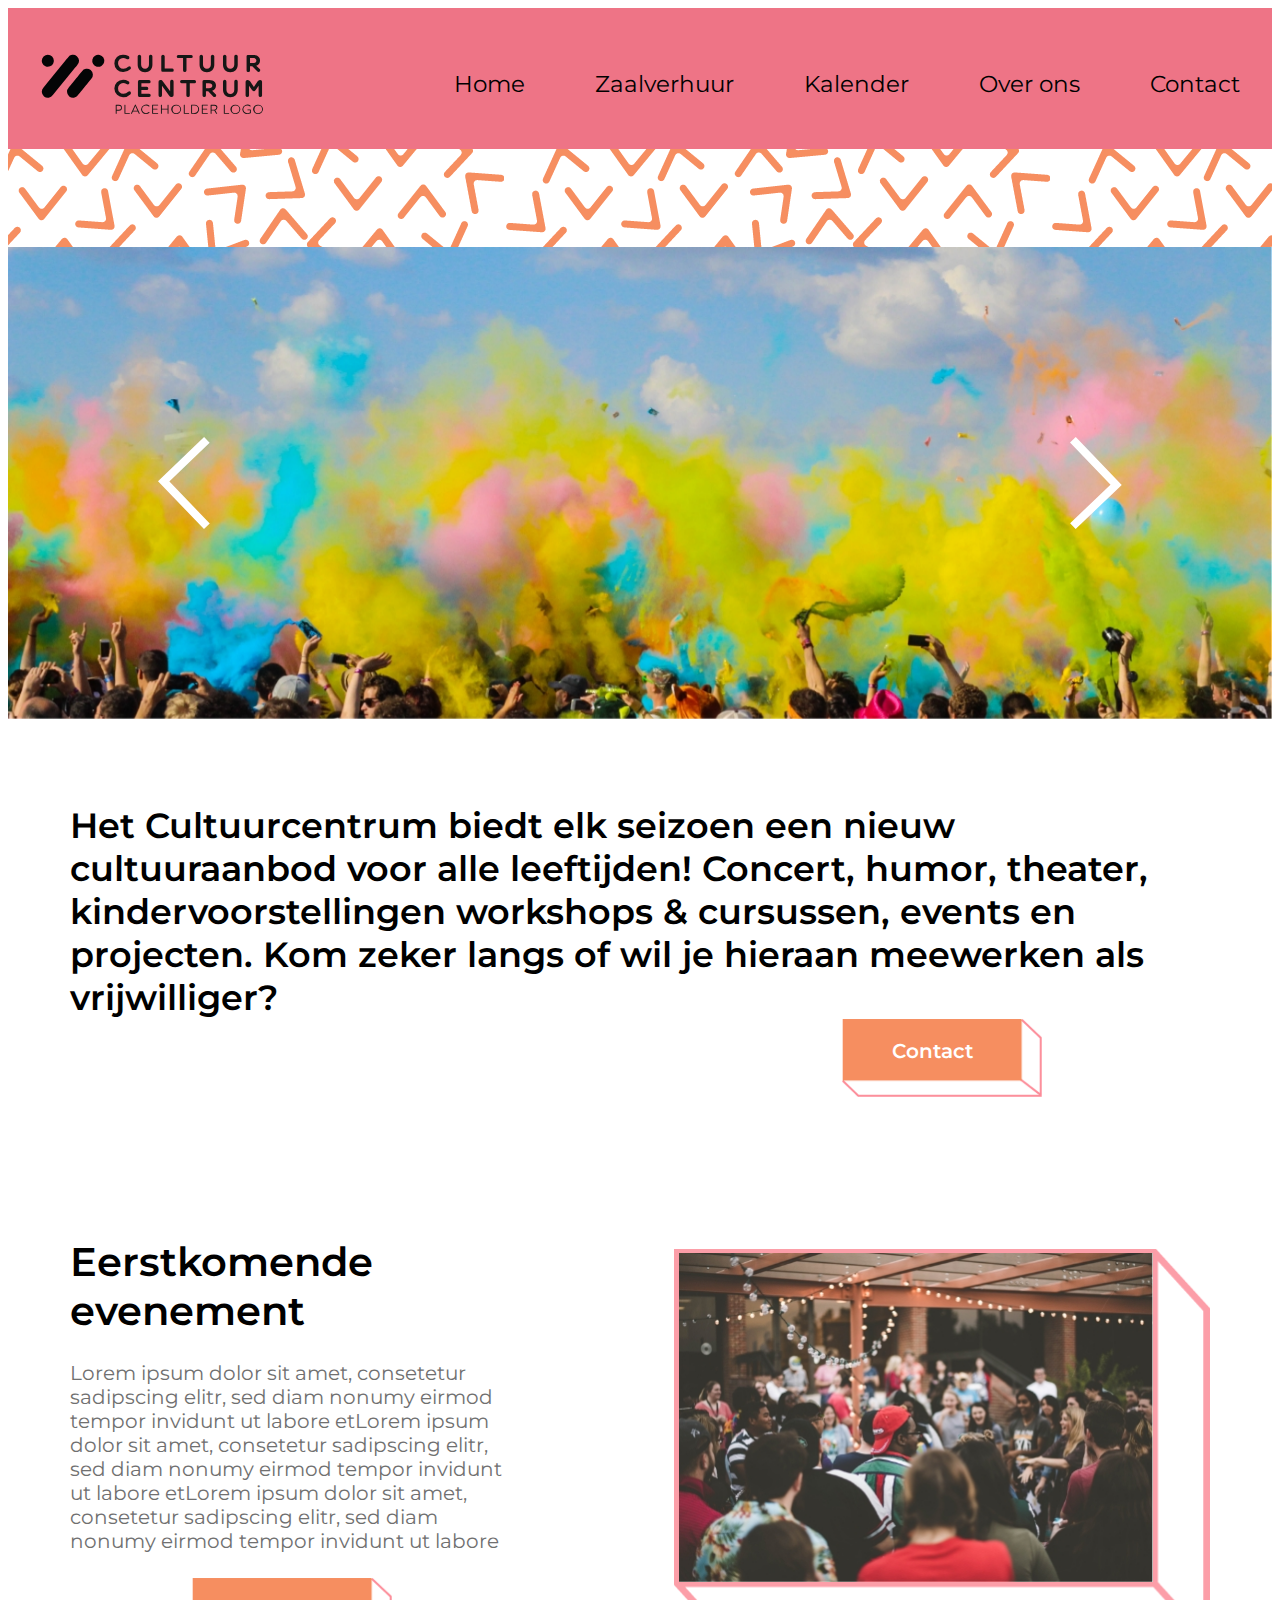
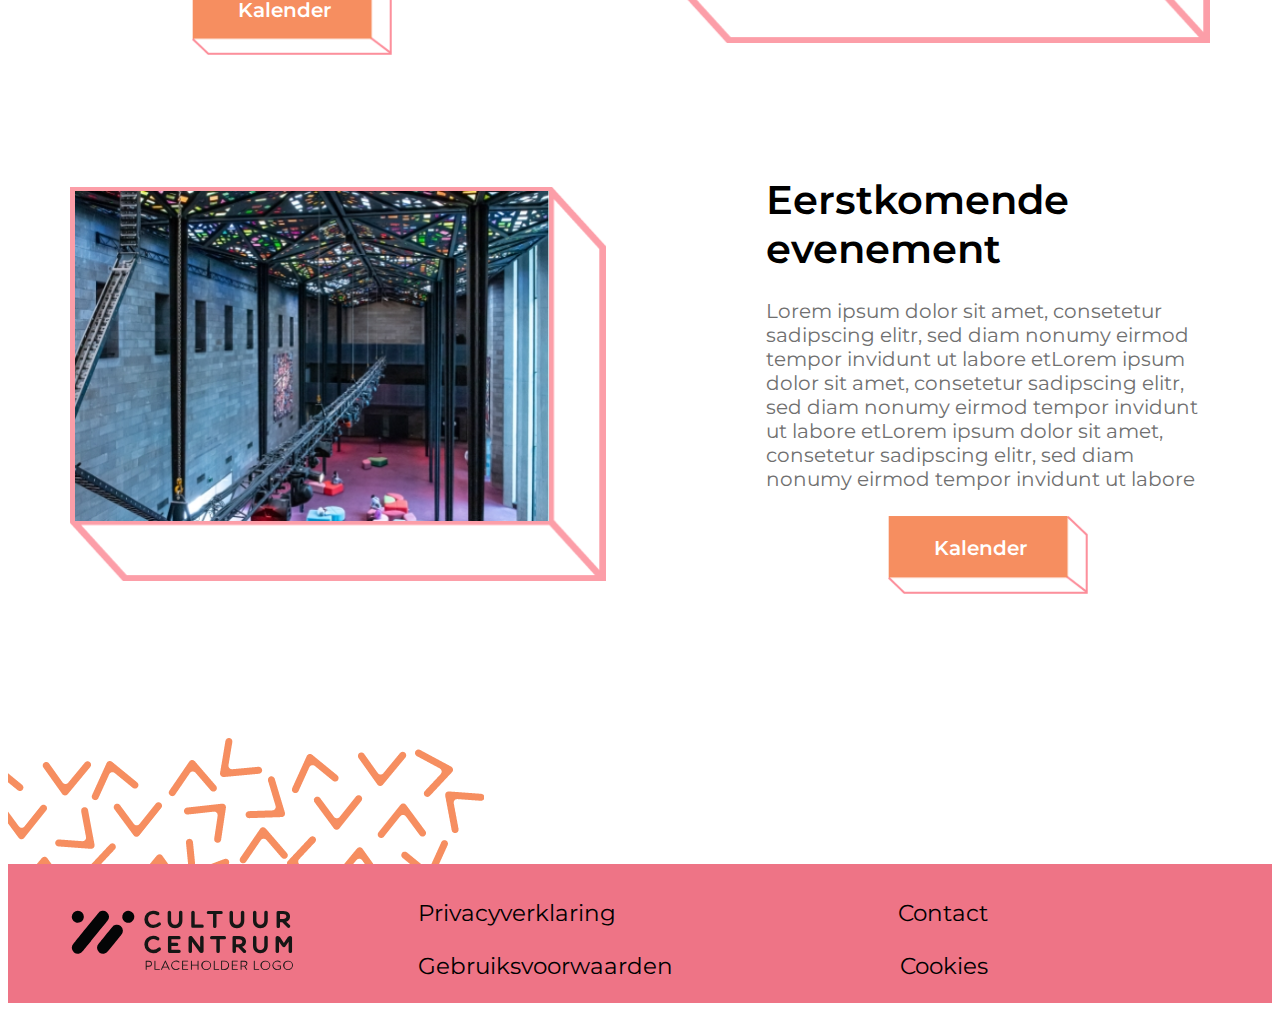
<file: index.html>
<!DOCTYPE html>
<html lang="en">

<head>
    <meta charset="UTF-8">
    <meta http-equiv="X-UA-Compatible" content="IE=edge">
    <meta name="viewport" content="width=device-width, initial-scale=1.0">
    <title>Home</title>
    <link rel="stylesheet" href="https://cdn.jsdelivr.net/npm/swiper@8/swiper-bundle.min.css" />
    <link rel="stylesheet" href="https://cdnjs.cloudflare.com/ajax/libs/modern-normalize/1.1.0/modern-normalize.min.css"
        integrity="sha512-wpPYUAdjBVSE4KJnH1VR1HeZfpl1ub8YT/NKx4PuQ5NmX2tKuGu6U/JRp5y+Y8XG2tV+wKQpNHVUX03MfMFn9Q=="
        crossorigin="anonymous" referrerpolicy="no-referrer" />
    <link rel="preconnect" href="https://fonts.googleapis.com">
    <link rel="preconnect" href="https://fonts.gstatic.com" crossorigin>
    <link href="https://fonts.googleapis.com/css2?family=Montserrat:wght@400;600&display=swap" rel="stylesheet">
    <link rel="stylesheet" href="./css/screen.css">
</head>

<body>
    <header class="header">
        <div class="container">
            <a href="./index.html" class="header__logo">
                <img src="./img/main/logo-image.svg" alt="logo">
            </a>
            <nav class="header__navigation navigation">
                <ul class="navigation__list">
                    <li class="navigation__item">
                        <a href="./index.html" class="navigation__link">Home</a>
                    </li>
                    <li class="navigation__item">
                        <a href="./pages/zaal/index.html" class="navigation__link">Zaalverhuur</a>
                    </li>
                    <li class="navigation__item">
                        <a href="./pages/kalender/index.html" class="navigation__link">Kalender</a>
                    </li>
                    <li class="navigation__item">
                        <a href="./pages/over/index.html" class="navigation__link">Over ons</a>
                    </li>
                    <li class="navigation__item">
                        <a href="./pages/contact/index.html" class="navigation__link">Contact</a>
                    </li>
                </ul>
                <button class="navigation__burger js-burger-open">
                    <img src="./img/main/burger-menu.svg" alt="burger-menu">
                </button>
            </nav>
        </div>
    </header>
    <main>
        <section class="hero">
            <div class="swiper">
                <div class="swiper-wrapper">
                    <img src="./img/home/hero-back.jpg" alt="nature" class="hero__slide swiper-slide">
                    <img src="./img/home/hero-back.jpg" alt="nature" class="hero__slide swiper-slide">
                </div>
                <div class="swiper-button-prev">
                    <img src="./img/swiper/left-arrow.png" alt="left-arrow">
                </div>
                <div class="swiper-button-next">
                    <img src="./img/swiper/right-arrow.png" alt="right-arrow">
                </div>
            </div>
            <div class="container">
                <h1 class="hero__title">Cultuurcentrum</h1>
            </div>
        </section>
        <section class="about">
            <div class="container">
                <p class="about__text">Het Cultuurcentrum biedt elk seizoen een nieuw cultuuraanbod voor alle
                    leeftijden! Concert, humor,
                    theater, kindervoorstellingen workshops & cursussen, events en projecten. Kom zeker langs of wil je
                    hieraan meewerken als vrijwilliger?</p>
                <a href="./pages/contact/index.html" class="button about__button">
                    <span>Contact</span>
                </a>
            </div>
        </section>
        <section class="info">
            <div class="container">
                <div class="info__block">
                    <div class="info__content">
                        <h3 class="info__title">Eerstkomende <br> evenement</h3>
                        <p class="info__text">Lorem ipsum dolor sit amet, consetetur sadipscing elitr, sed diam nonumy
                            eirmod tempor invidunt ut labore etLorem ipsum dolor sit amet, consetetur sadipscing elitr,
                            sed diam nonumy eirmod tempor invidunt ut labore etLorem ipsum dolor sit amet, consetetur
                            sadipscing elitr, sed diam nonumy eirmod tempor invidunt ut labore </p>
                        <a href="./pages/kalender/index.html" class="button info__button"><span>Kalender</span></a>
                    </div>
                    <div class="image info__image">
                        <img src="./img/home/image-1.jpg" alt="party" class="info__image--item">
                    </div>
                </div>
                <div class="info__block">
                    <div class="info__content">
                        <h3 class="info__title">Eerstkomende <br> evenement</h3>
                        <p class="info__text">Lorem ipsum dolor sit amet, consetetur sadipscing elitr, sed diam nonumy
                            eirmod tempor invidunt ut labore etLorem ipsum dolor sit amet, consetetur sadipscing elitr,
                            sed diam nonumy eirmod tempor invidunt ut labore etLorem ipsum dolor sit amet, consetetur
                            sadipscing elitr, sed diam nonumy eirmod tempor invidunt ut labore </p>
                        <a href="./pages/kalender/index.html" class="button info__button"><span>Kalender</span></a>
                    </div>
                    <div class="image info__image">
                        <img src="./img/home/image-2.jpg" alt="party" class="info__image--item">
                    </div>
                </div>
            </div>
        </section>
    </main>
    <footer class="footer">
        <div class="container">
            <a href="./index.html" class="footer__logo">
                <img src="./img/main/logo-image.svg" alt="logo">
            </a>
            <div class="footer__text">
                <div class="footer__text--item first__text">
                    <p>Privacyverklaring</p>
                    <p>Contact</p>
                </div>
                <div class="footer__text--item second__text">
                    <p>Gebruiksvoorwaarden</p>
                    <p>Cookies</p>
                </div>
            </div>
        </div>
    </footer>

    <div class="burger">
        <button class="burger__close js-burger-close">
            <img src="./img/main/close-icon.png" alt="menu close">
        </button>
        <ul class="burger__list">
            <li class="burger__item">
                <a href="./index.html" class="burger__link">Home</a>
            </li>
            <li class="burger__item">
                <a href="./pages/zaal/index.html" class="burger__link">Zaalverhuur</a>
            </li>
            <li class="burger__item">
                <a href="./pages/kalender/index.html" class="burger__link">Kalender</a>
            </li>
            <li class="burger__item">
                <a href="./pages/over/index.html" class="burger__link">Over ons</a>
            </li>
            <li class="burger__item">
                <a href="./pages/contact/index.html" class="burger__link">Contact</a>
            </li>
        </ul>
    </div>

    <script src="https://cdn.jsdelivr.net/npm/swiper@8/swiper-bundle.min.js"></script>
    <script src="./js/script.js"></script>
    <script src="./js/swiper.js"></script>
</body>

</html>
</file>
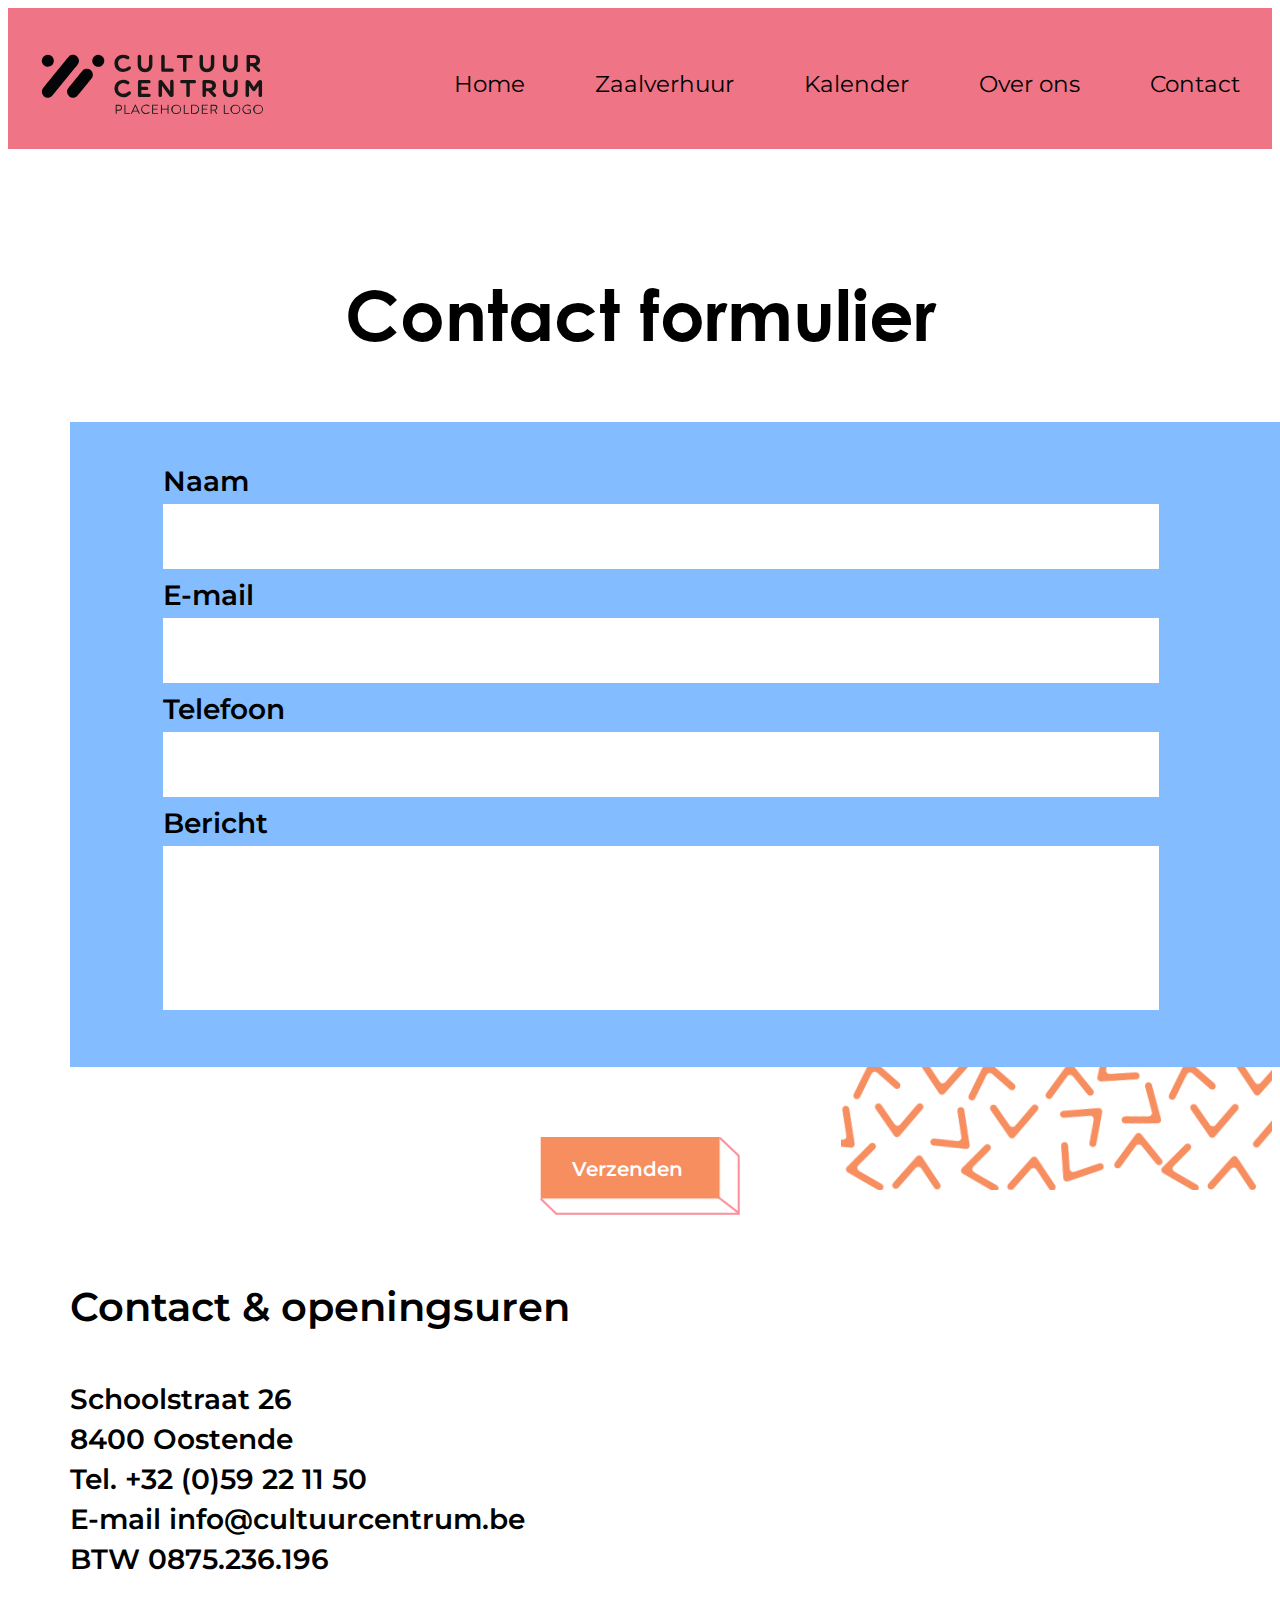
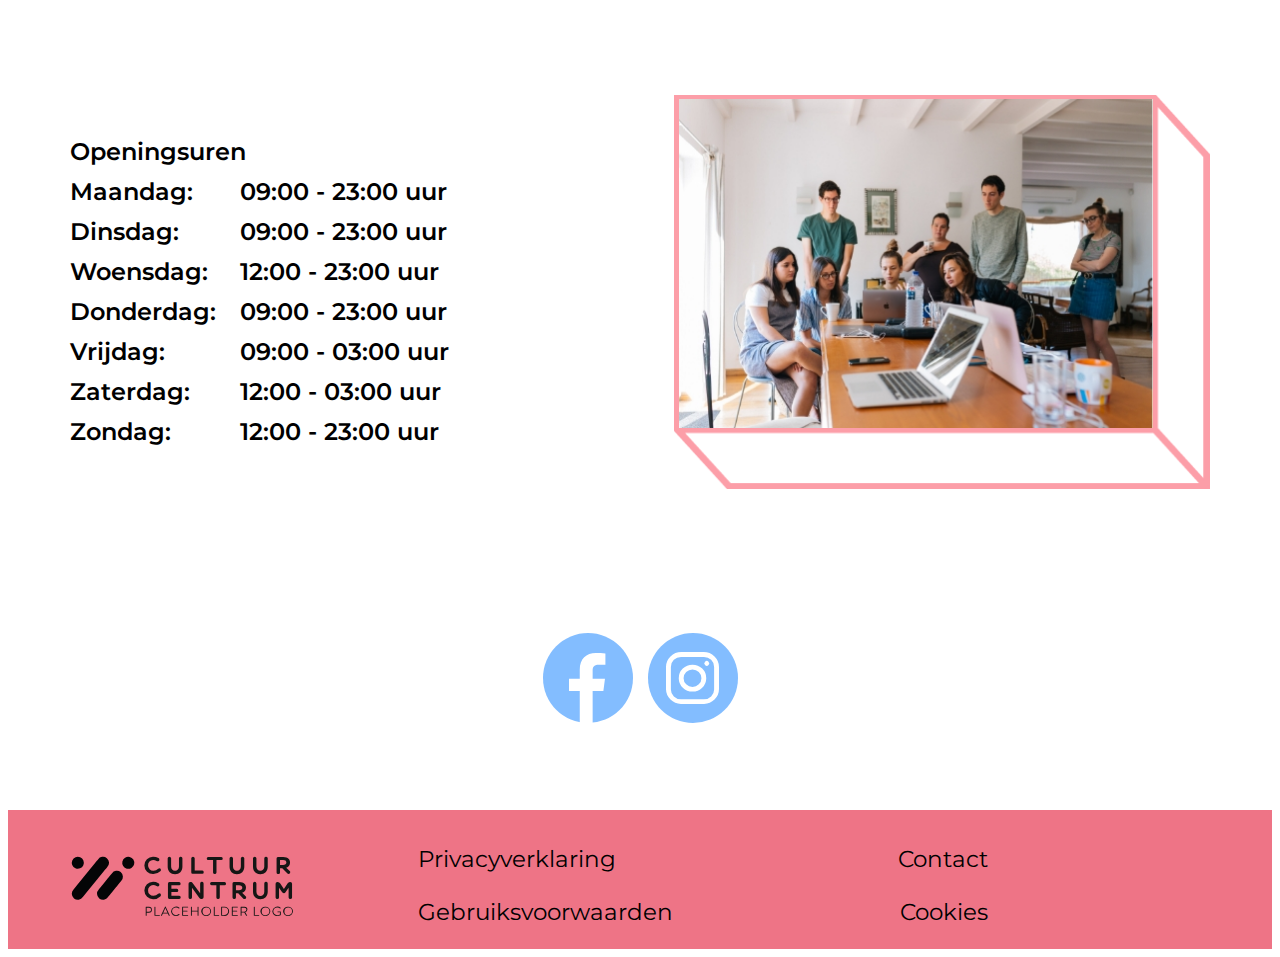
<file: pages/contact/index.html>
<!DOCTYPE html>
<html lang="en">

<head>
    <meta charset="UTF-8">
    <meta http-equiv="X-UA-Compatible" content="IE=edge">
    <meta name="viewport" content="width=device-width, initial-scale=1.0">
    <title>Contact</title>
    <link rel="stylesheet" href="https://cdnjs.cloudflare.com/ajax/libs/modern-normalize/1.1.0/modern-normalize.min.css"
        integrity="sha512-wpPYUAdjBVSE4KJnH1VR1HeZfpl1ub8YT/NKx4PuQ5NmX2tKuGu6U/JRp5y+Y8XG2tV+wKQpNHVUX03MfMFn9Q=="
        crossorigin="anonymous" referrerpolicy="no-referrer" />
    <link rel="preconnect" href="https://fonts.googleapis.com">
    <link rel="preconnect" href="https://fonts.gstatic.com" crossorigin>
    <link href="https://fonts.googleapis.com/css2?family=Montserrat:wght@400;600&display=swap" rel="stylesheet">
    <link rel="stylesheet" href="../../css/screen.css">
    <link rel="stylesheet" href="./css/screen.css">
</head>

<body>
    <header class="header">
        <div class="container">
            <a href="./index.html" class="header__logo">
                <img src="../../img/main/logo-image.svg" alt="logo">
            </a>
            <nav class="header__navigation navigation">
                <ul class="navigation__list">
                    <li class="navigation__item">
                        <a href="../../index.html" class="navigation__link">Home</a>
                    </li>
                    <li class="navigation__item">
                        <a href="../zaal/index.html" class="navigation__link">Zaalverhuur</a>
                    </li>
                    <li class="navigation__item">
                        <a href="../kalender/index.html" class="navigation__link">Kalender</a>
                    </li>
                    <li class="navigation__item">
                        <a href="../over/index.html" class="navigation__link">Over ons</a>
                    </li>
                    <li class="navigation__item">
                        <a href="./index.html" class="navigation__link">Contact</a>
                    </li>
                </ul>
                <button class="navigation__burger js-burger-open">
                    <img src="../../img/main/burger-menu.svg" alt="burger-menu">
                </button>
            </nav>
        </div>
    </header>

    <main>
        <section class="contact">
            <div class="container">
                <h1 class="contact__title">Contact formulier</h1>
                <form class="contact__form">
                    <label class="contact__label">
                        <span class="contact__name">Naam</span>
                        <input type="text" class="contact__input" name="name">
                    </label>
                    <label class="contact__label">
                        <span class="contact__name">E-mail</span>
                        <input type="email" class="contact__input" name="email">
                    </label>
                    <label class="contact__label">
                        <span class="contact__name">Telefoon</span>
                        <input type="number" class="contact__input" name="number">
                    </label>
                    <label class="contact__label">
                        <span class="contact__name">Bericht</span>
                        <input type="text" class="contact__input contact__input--last" name="vereniging">
                    </label>
                </form>
                <a href="#" class="button contact__button"><span>Verzenden </span></a>
                <p class="contact__open open__title">Contact & openingsuren</p>
                <ul class="open__list">
                    <li class="open__item">
                        <p class="open__text">Schoolstraat 26</p>
                    </li>
                    <li class="open__item">
                        <p class="open__text">8400 Oostende</p>
                    </li>
                    <li class="open__item">
                        <p class="open__text">Tel. +32 (0)59 22 11 50</p>
                    </li>
                    <li class="open__item">
                        <p class="open__text">E-mail info@cultuurcentrum.be</p>
                    </li>
                    <li class="open__item">
                        <p class="open__text">BTW 0875.236.196</p>
                    </li>
                </ul>
                <div class="plan">
                    <div class="plan__text">
                        <p class="plan__title">Openingsuren</p>
                        <ul class="plan__list">
                            <li class="plan__item">
                                <p class="plan__day">Maandag: </p>
                                <span class="plan__hour">09:00 - 23:00 uur</span>
                            </li>
                            <li class="plan__item">
                                <p class="plan__day">Dinsdag: </p>
                                <span class="plan__hour">09:00 - 23:00 uur</span>
                            </li>
                            <li class="plan__item">
                                <p class="plan__day">Woensdag: </p>
                                <span class="plan__hour"> 12:00 - 23:00 uur</span>
                            </li>
                            <li class="plan__item">
                                <p class="plan__day">Donderdag: </p>
                                <span class="plan__hour">09:00 - 23:00 uur</span>
                            </li>
                            <li class="plan__item">
                                <p class="plan__day">Vrijdag: </p>
                                <span class="plan__hour">09:00 - 03:00 uur</span>
                            </li>
                            <li class="plan__item">
                                <p class="plan__day">Zaterdag:</p>
                                <span class="plan__hour">12:00 - 03:00 uur</span>
                            </li>
                            <li class="plan__item">
                                <p class="plan__day">Zondag: </p>
                                <span class="plan__hour">12:00 - 23:00 uur</span>
                            </li>
                        </ul>
                    </div>
                    <div class="plan__image image">
                        <img src="./img/image-1.jpg" alt="group of people">
                    </div>
                </div>
                <div class="contact__link">
                    <a href="https://www.facebook.com/login/">
                        <img src="./img/facebook.png" alt="facebook logo" class="contact__link--facebook">
                    </a>
                    <a href="https://www.instagram.com/">
                        <img src="./img/instagram.svg" alt="instagram logo">
                    </a>
                </div>
            </div>
        </section>
    </main>

    <footer class="footer">
        <div class="container">
            <a href="./index.html" class="footer__logo">
                <img src="../../img/main/logo-image.svg" alt="logo">
            </a>
            <div class="footer__text">
                <div class="footer__text--item first__text">
                    <p>Privacyverklaring</p>
                    <p>Contact</p>
                </div>
                <div class="footer__text--item second__text">
                    <p>Gebruiksvoorwaarden</p>
                    <p>Cookies</p>
                </div>
            </div>
        </div>
    </footer>

    <div class="burger">
        <button class="burger__close js-burger-close">
            <img src="../../img/main/close-icon.png" alt="menu close">
        </button>
        <ul class="burger__list">
            <li class="burger__item">
                <a href="../../index.html" class="burger__link">Home</a>
            </li>
            <li class="burger__item">
                <a href="../zaal/index.html" class="burger__link">Zaalverhuur</a>
            </li>
            <li class="burger__item">
                <a href="../kalender/index.html" class="burger__link">Kalender</a>
            </li>
            <li class="burger__item">
                <a href="../over/index.html" class="burger__link">Over ons</a>
            </li>
            <li class="burger__item">
                <a href="./index.html" class="burger__link">Contact</a>
            </li>
        </ul>
    </div>
    <script src="../../js/script.js"></script>
</body>

</html>
</file>
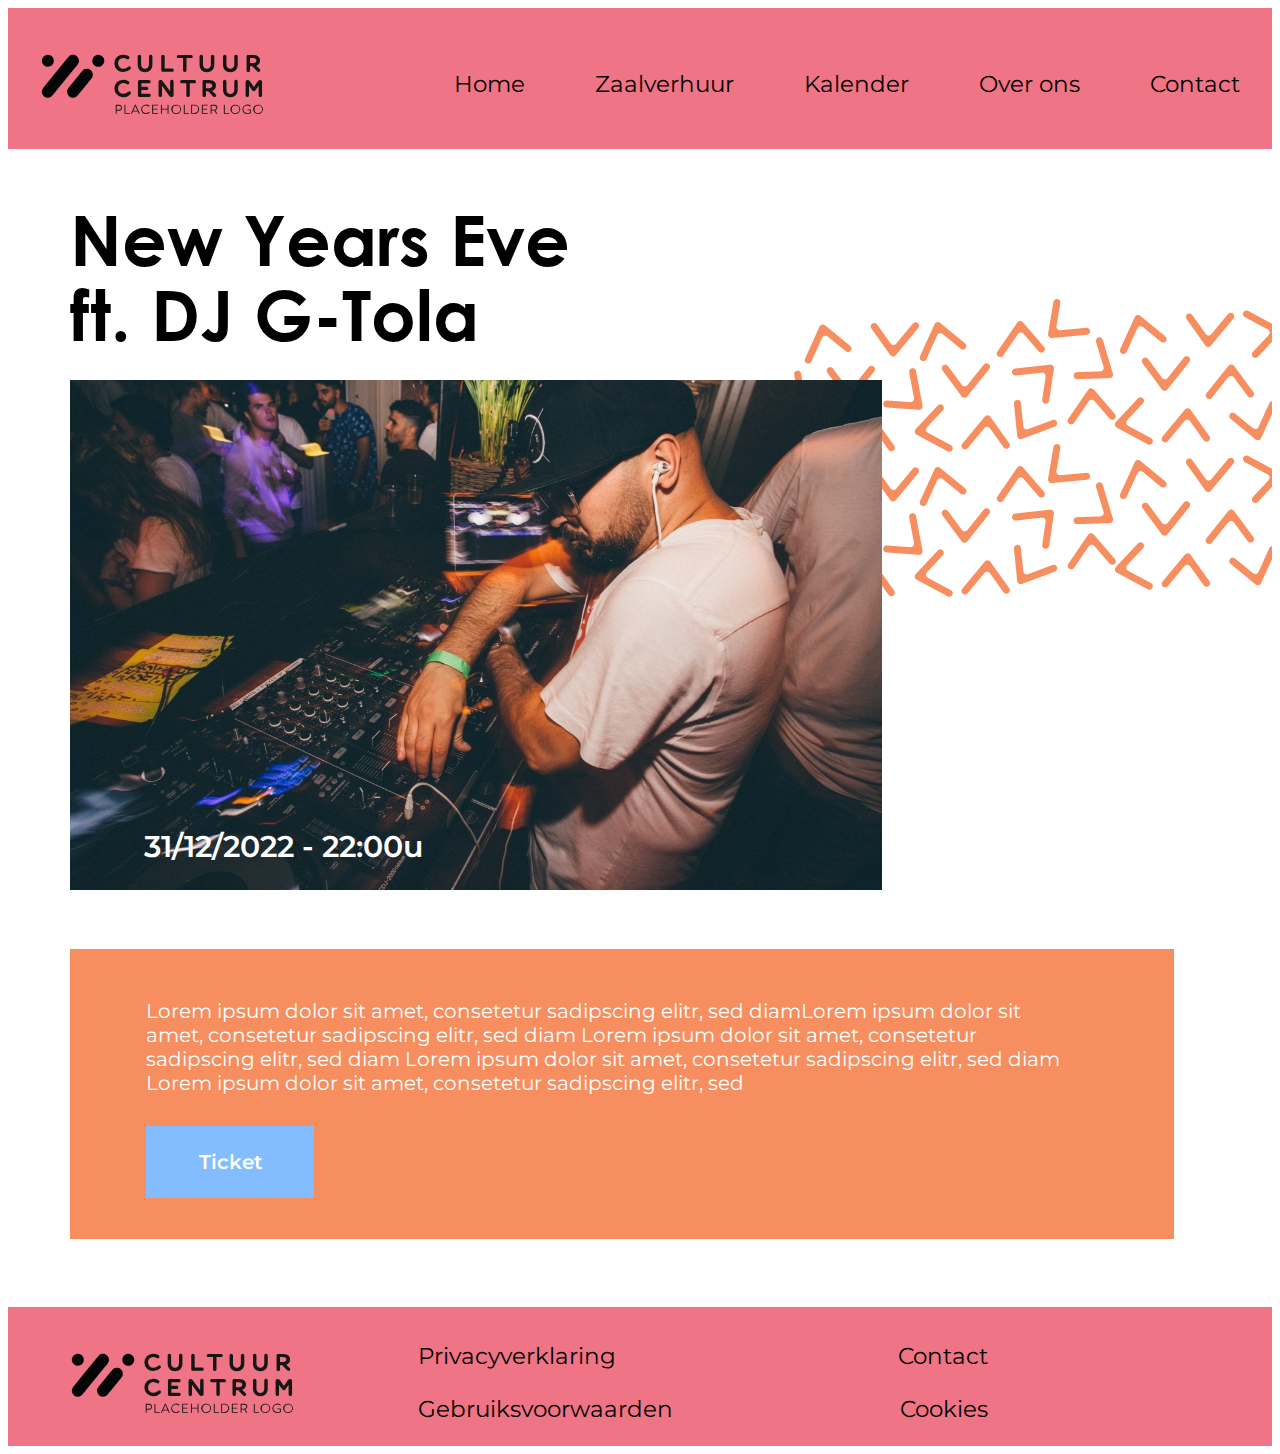
<file: pages/event/index.html>
<!DOCTYPE html>
<html lang="en">

<head>
    <meta charset="UTF-8">
    <meta http-equiv="X-UA-Compatible" content="IE=edge">
    <meta name="viewport" content="width=device-width, initial-scale=1.0">
    <title>detailpagina event</title>
    <link rel="stylesheet" href="https://cdnjs.cloudflare.com/ajax/libs/modern-normalize/1.1.0/modern-normalize.min.css"
        integrity="sha512-wpPYUAdjBVSE4KJnH1VR1HeZfpl1ub8YT/NKx4PuQ5NmX2tKuGu6U/JRp5y+Y8XG2tV+wKQpNHVUX03MfMFn9Q=="
        crossorigin="anonymous" referrerpolicy="no-referrer" />
    <link rel="preconnect" href="https://fonts.googleapis.com">
    <link rel="preconnect" href="https://fonts.gstatic.com" crossorigin>
    <link href="https://fonts.googleapis.com/css2?family=Montserrat:wght@400;600&display=swap" rel="stylesheet">
    <link rel="stylesheet" href="../../css/screen.css">
    <link rel="stylesheet" href="./css/screen.css">
</head>

<body>
    <header class="header">
        <div class="container">
            <a href="./index.html" class="header__logo">
                <img src="../../img/main/logo-image.svg" alt="logo">
            </a>
            <nav class="header__navigation navigation">
                <ul class="navigation__list">
                    <li class="navigation__item">
                        <a href="../../index.html" class="navigation__link">Home</a>
                    </li>
                    <li class="navigation__item">
                        <a href="../zaal/index.html" class="navigation__link">Zaalverhuur</a>
                    </li>
                    <li class="navigation__item">
                        <a href="../kalender/index.html" class="navigation__link">Kalender</a>
                    </li>
                    <li class="navigation__item">
                        <a href="../over/index.html" class="navigation__link">Over ons</a>
                    </li>
                    <li class="navigation__item">
                        <a href="../contact/index.html" class="navigation__link">Contact</a>
                    </li>
                </ul>
                <button class="navigation__burger js-burger-open">
                    <img src="../../img/main/burger-menu.svg" alt="burger-menu">
                </button>
            </nav>
        </div>
    </header>

    <main>
        <section class="event">
            <div class="container">
                <h1 class="event__title">New Years Eve <br> ft. DJ G-Tola</h1>
                <div class="event__image">
                    <img src="./img/image-1.jpg" alt="new years event">
                    <p class="event__data">31/12/2022 - 22:00u</p>
                </div>
                <div class="event__text">
                    <p class="event__texts">Lorem ipsum dolor sit amet, consetetur sadipscing elitr, sed diamLorem ipsum
                        dolor sit amet,
                        consetetur sadipscing elitr, sed diam Lorem ipsum dolor sit amet, consetetur sadipscing elitr,
                        sed diam Lorem ipsum dolor sit amet, consetetur sadipscing elitr, sed diam Lorem ipsum dolor sit
                        amet, consetetur sadipscing elitr, sed </p>
                    <a href="#" class="event__link">Ticket</a>
                </div>
            </div>
        </section>
    </main>

    <footer class="footer">
        <div class="container">
            <a href="./index.html" class="footer__logo">
                <img src="../../img/main/logo-image.svg" alt="logo">
            </a>
            <div class="footer__text">
                <div class="footer__text--item first__text">
                    <p>Privacyverklaring</p>
                    <p>Contact</p>
                </div>
                <div class="footer__text--item second__text">
                    <p>Gebruiksvoorwaarden</p>
                    <p>Cookies</p>
                </div>
            </div>
        </div>
    </footer>

    <div class="burger">
        <button class="burger__close js-burger-close">
            <img src="../../img/main/close-icon.png" alt="menu close">
        </button>
        <ul class="burger__list">
            <li class="burger__item">
                <a href="../../index.html" class="burger__link">Home</a>
            </li>
            <li class="burger__item">
                <a href="../zaal/index.html" class="burger__link">Zaalverhuur</a>
            </li>
            <li class="burger__item">
                <a href="../kalender/index.html" class="burger__link">Kalender</a>
            </li>
            <li class="burger__item">
                <a href="../over/index.html" class="burger__link">Over ons</a>
            </li>
            <li class="burger__item">
                <a href="../contact/index.html" class="burger__link">Contact</a>
            </li>
        </ul>
    </div>
    <script src="../../js/script.js"></script>
</body>

</html>
</file>
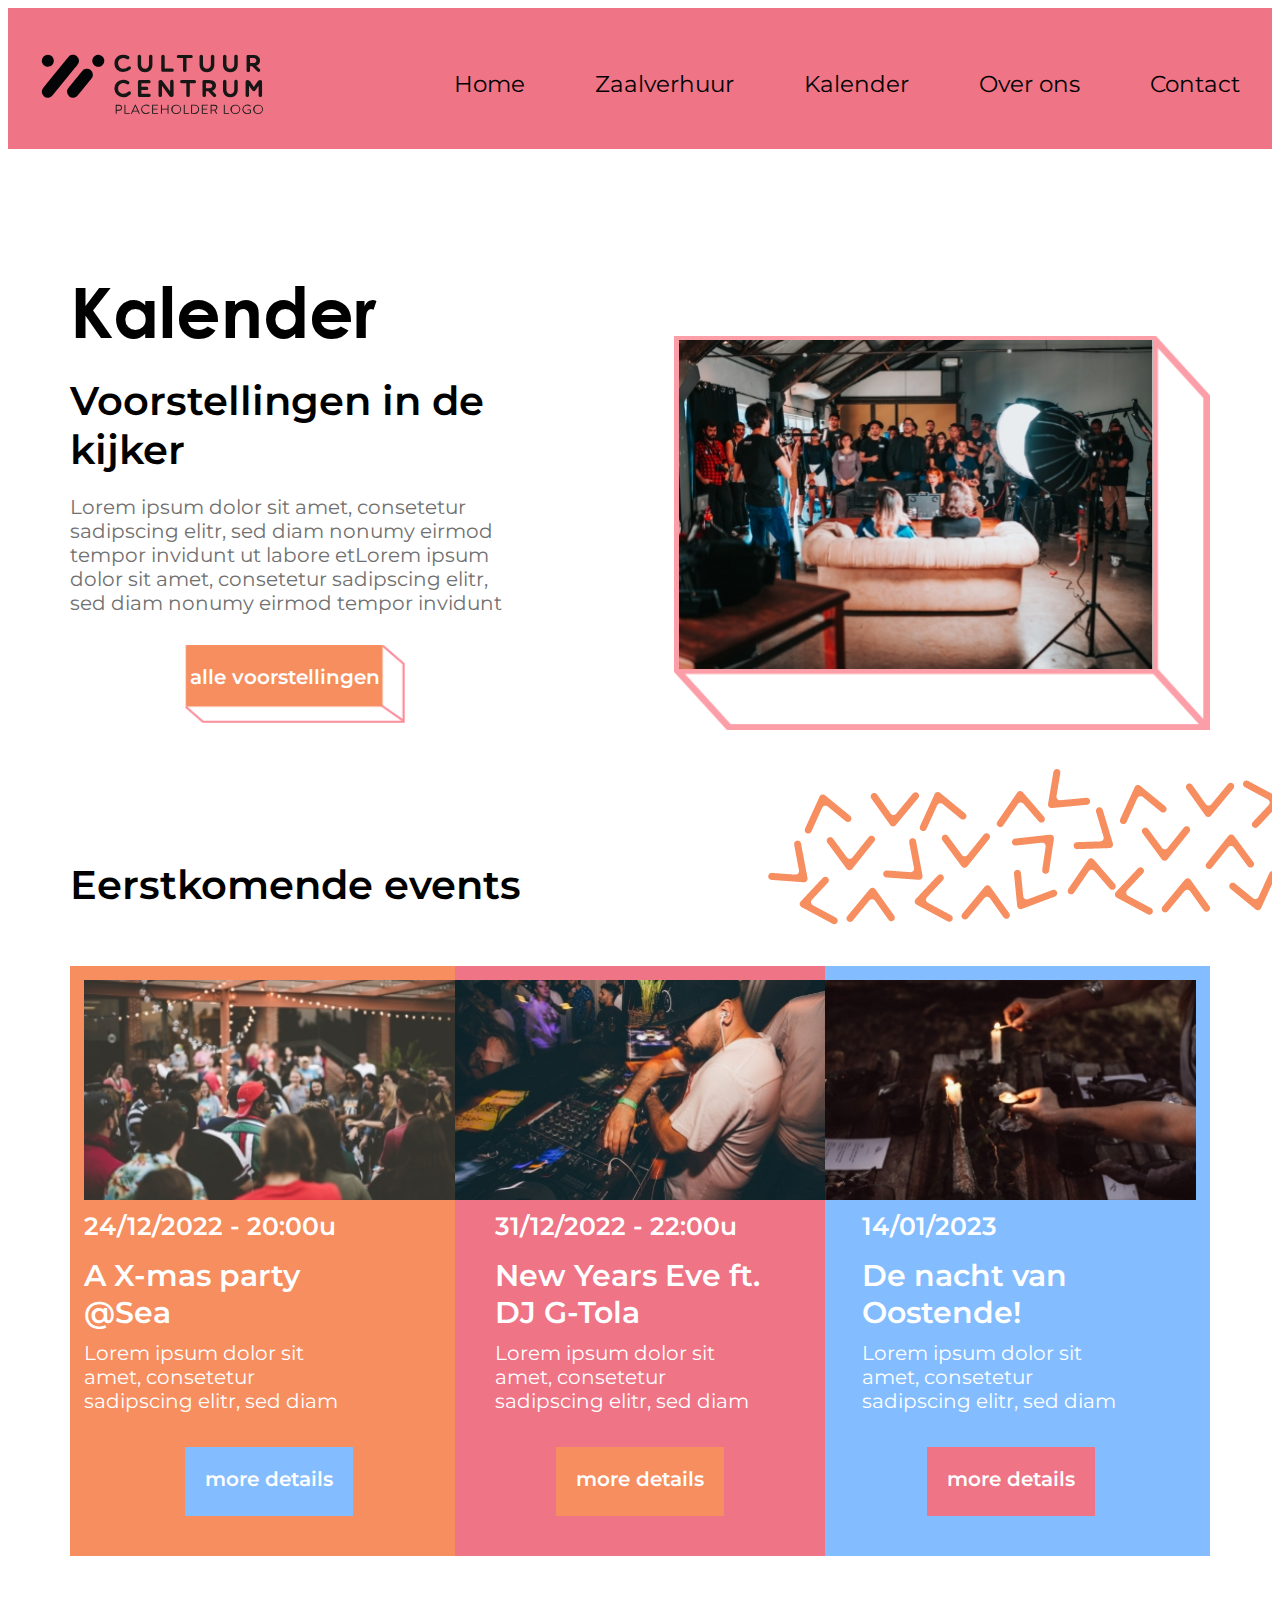
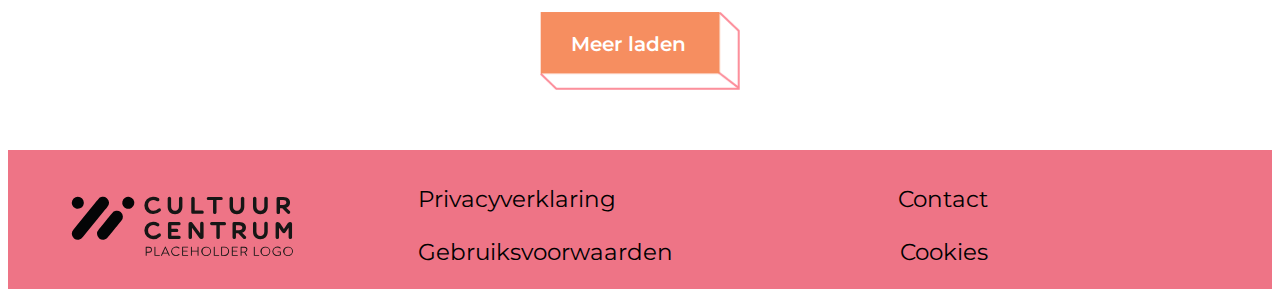
<file: pages/kalender/index.html>
<!DOCTYPE html>
<html lang="en">

<head>
    <meta charset="UTF-8">
    <meta http-equiv="X-UA-Compatible" content="IE=edge">
    <meta name="viewport" content="width=device-width, initial-scale=1.0">
    <title>Kalender</title>
    <link rel="stylesheet" href="https://cdnjs.cloudflare.com/ajax/libs/modern-normalize/1.1.0/modern-normalize.min.css"
        integrity="sha512-wpPYUAdjBVSE4KJnH1VR1HeZfpl1ub8YT/NKx4PuQ5NmX2tKuGu6U/JRp5y+Y8XG2tV+wKQpNHVUX03MfMFn9Q=="
        crossorigin="anonymous" referrerpolicy="no-referrer" />
    <link rel="preconnect" href="https://fonts.googleapis.com">
    <link rel="preconnect" href="https://fonts.gstatic.com" crossorigin>
    <link href="https://fonts.googleapis.com/css2?family=Montserrat:wght@400;600&display=swap" rel="stylesheet">
    <link rel="stylesheet" href="../../css/screen.css">
    <link rel="stylesheet" href="./css/screen.css">
</head>

<body>
    <header class="header">
        <div class="container">
            <a href="./index.html" class="header__logo">
                <img src="../../img/main/logo-image.svg" alt="logo">
            </a>
            <nav class="header__navigation navigation">
                <ul class="navigation__list">
                    <li class="navigation__item">
                        <a href="../../index.html" class="navigation__link">Home</a>
                    </li>
                    <li class="navigation__item">
                        <a href="../zaal/index.html" class="navigation__link">Zaalverhuur</a>
                    </li>
                    <li class="navigation__item">
                        <a href="./pages/kalender/index.html" class="navigation__link">Kalender</a>
                    </li>
                    <li class="navigation__item">
                        <a href="../over/index.html" class="navigation__link">Over ons</a>
                    </li>
                    <li class="navigation__item">
                        <a href="../contact/index.html" class="navigation__link">Contact</a>
                    </li>
                </ul>
                <button class="navigation__burger js-burger-open">
                    <img src="../../img/main/burger-menu.svg" alt="burger-menu">
                </button>
            </nav>
        </div>
    </header>

    <main class="kalender__page">
        <section class="kalender">
            <div class="container">
                <h1 class="kalender__title">Kalender</h1>
                <div class="kalender__block block">
                    <div class="block__text">
                        <h2 class="block__title--desktop">Voorstellingen in de <br> kijker</h2>
                        <h2 class="block__title--mobile"> Meld je aan voor een <br> onvergetelijke dag!</h2>
                        <p class="block__texts">Lorem ipsum dolor sit amet, consetetur sadipscing elitr, sed diam nonumy
                            eirmod tempor invidunt ut labore etLorem ipsum dolor sit amet, consetetur sadipscing elitr,
                            sed diam nonumy eirmod tempor invidunt </p>
                        <a href="#" class="button block__button--desktop"><span>alle voorstellingen</span></a>
                    </div>
                    <div class="image block__image">
                        <img src="./img/image-1.jpg" alt="party">
                    </div>
                    <a href="#" class="button block__button--mobile"><span>meer laden</span></a>
                </div>
            </div>
        </section>

        <section class="event">
            <div class="container">
                <h2 class="event__title--desktop">Eerstkomende events</h2>
                <h2 class="event__title--mobile">Opkomende Evenements</h2>
                <ul class="event__list">
                    <li class="event__item">
                        <div class="event__image">
                            <img src="./img/image-2.jpg" alt="party">
                        </div>
                        <div class="event__item--orange">
                            <p class="event__data">24/12/2022 - 20:00u</p>
                            <h3 class="event__subtitle">A X-mas party @Sea</h3>
                            <p class="event__text">Lorem ipsum dolor sit amet, consetetur sadipscing elitr, sed diam
                            </p>
                            <a href="../event/index.html" class="event__link event__link--blue">more details</a>
                        </div>
                    </li>
                    <li class="event__item">
                        <div class="event__image">
                            <img src="./img/image-3.jpg" alt="party">
                        </div>
                        <div class="event__item--pink">
                            <p class="event__data">31/12/2022 - 22:00u</p>
                            <h3 class="event__subtitle">New Years Eve ft. DJ G-Tola</h3>
                            <p class="event__text">Lorem ipsum dolor sit amet, consetetur sadipscing elitr, sed diam
                            </p>
                        </div>
                        <a href="../event/index.html" class="event__link event__link--orange">more details</a>
                    </li>
                    <li class="event__item">
                        <div class="event__image">
                            <img src="./img/image-4.jpg" alt="party">
                        </div>
                        <div class="event__item--blue">
                            <p class="event__data">14/01/2023</p>
                            <h3 class="event__subtitle">De nacht van Oostende!</h3>
                            <p class="event__text">Lorem ipsum dolor sit amet, consetetur sadipscing elitr, sed diam
                            </p>
                        </div>
                        <a href="../event/index.html" class="event__link event__link--pink">more details</a>
                    </li>
                </ul>
                <a href="#" class="button event__button"><span>Meer laden</span></a>
            </div>
        </section>
    </main>

    <footer class="footer">
        <div class="container">
            <a href="./index.html" class="footer__logo">
                <img src="../../img/main/logo-image.svg" alt="logo">
            </a>
            <div class="footer__text">
                <div class="footer__text--item first__text">
                    <p>Privacyverklaring</p>
                    <p>Contact</p>
                </div>
                <div class="footer__text--item second__text">
                    <p>Gebruiksvoorwaarden</p>
                    <p>Cookies</p>
                </div>
            </div>
        </div>
    </footer>

    <div class="burger">
        <button class="burger__close js-burger-close">
            <img src="../../img/main/close-icon.png" alt="menu close">
        </button>
        <ul class="burger__list">
            <li class="burger__item">
                <a href="../../index.html" class="burger__link">Home</a>
            </li>
            <li class="burger__item">
                <a href="../zaal/index.html" class="burger__link">Zaalverhuur</a>
            </li>
            <li class="burger__item">
                <a href="./index.html" class="burger__link">Kalender</a>
            </li>
            <li class="burger__item">
                <a href="../over/index.html" class="burger__link">Over ons</a>
            </li>
            <li class="burger__item">
                <a href="../contact/index.html" class="burger__link">Contact</a>
            </li>
        </ul>
    </div>
    <script src="../../js/script.js"></script>
</body>

</html>
</file>
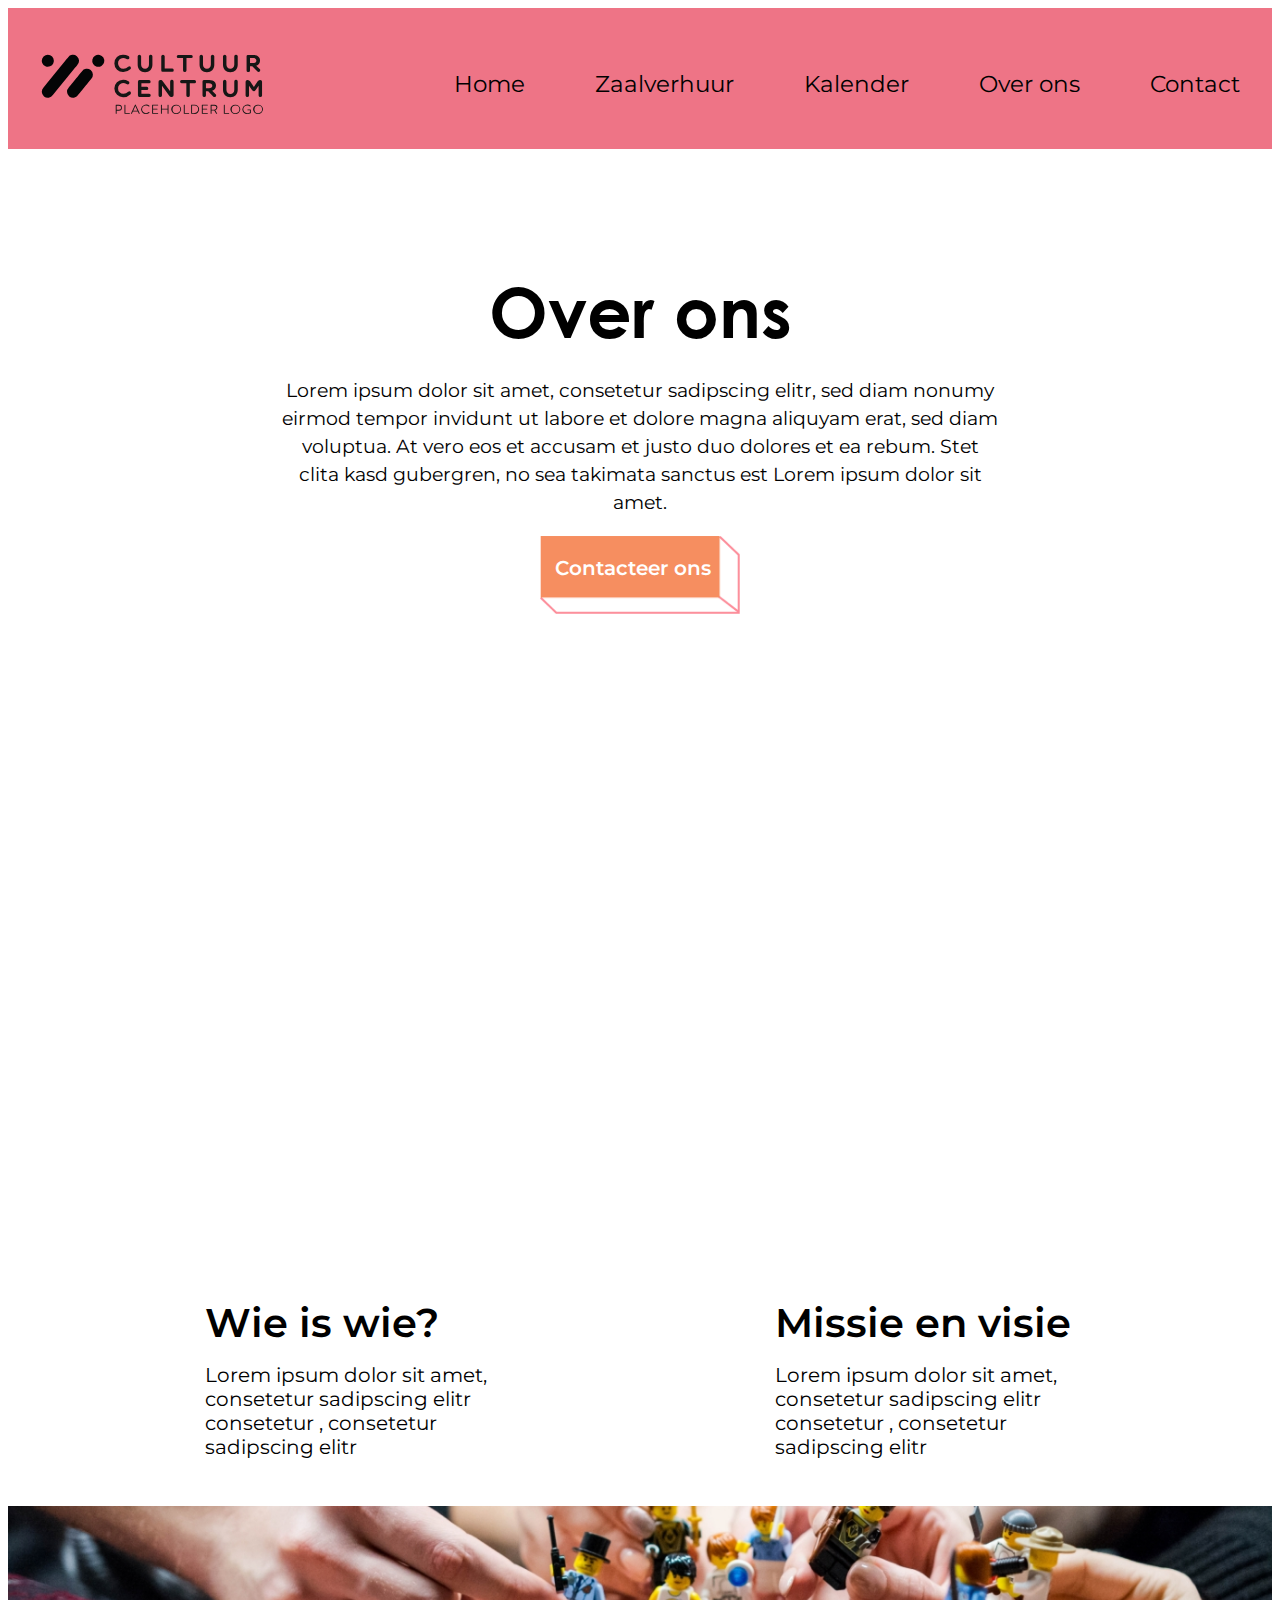
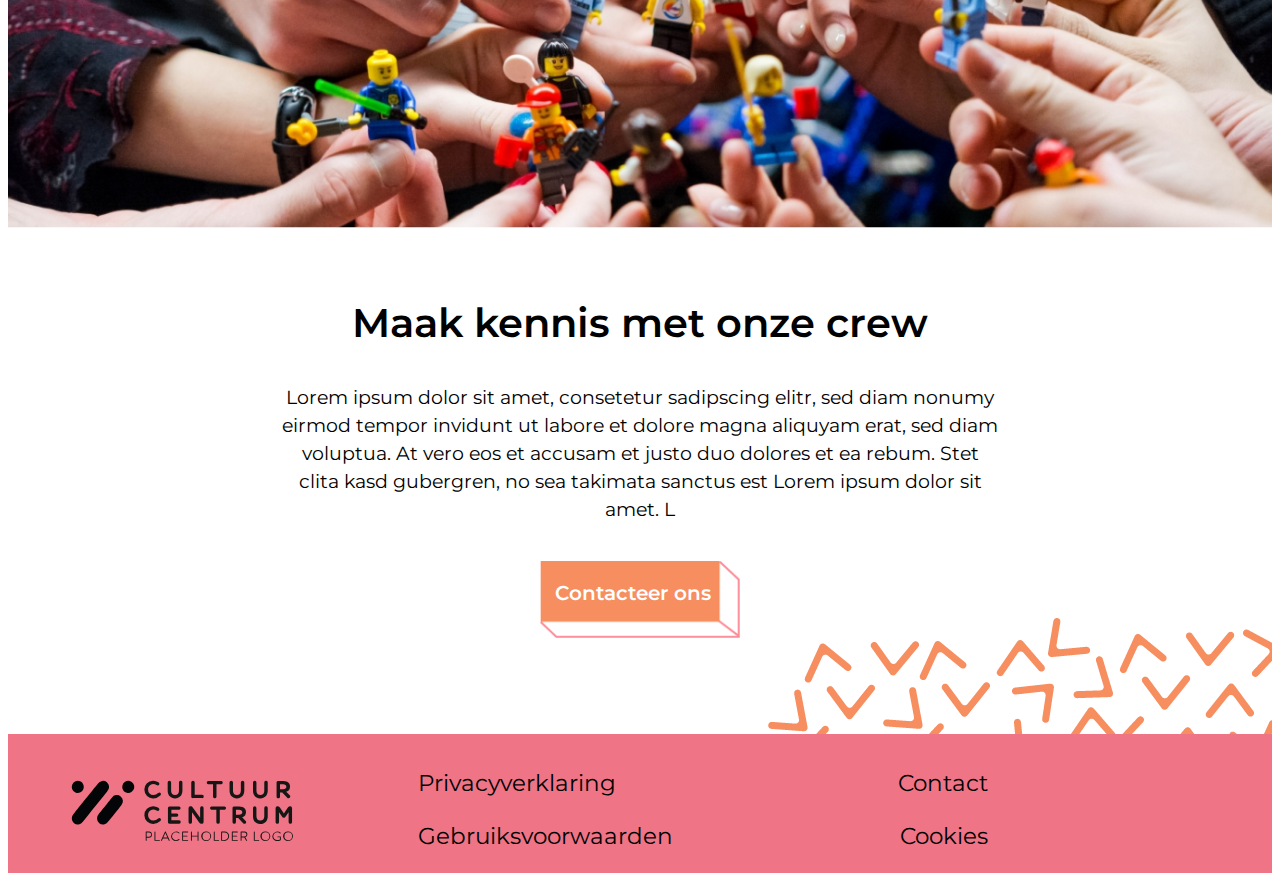
<file: pages/over/index.html>
<!DOCTYPE html>
<html lang="en">

<head>
    <meta charset="UTF-8">
    <meta http-equiv="X-UA-Compatible" content="IE=edge">
    <meta name="viewport" content="width=device-width, initial-scale=1.0">
    <title>Over ons</title>
    <link rel="stylesheet" href="https://cdnjs.cloudflare.com/ajax/libs/modern-normalize/1.1.0/modern-normalize.min.css"
        integrity="sha512-wpPYUAdjBVSE4KJnH1VR1HeZfpl1ub8YT/NKx4PuQ5NmX2tKuGu6U/JRp5y+Y8XG2tV+wKQpNHVUX03MfMFn9Q=="
        crossorigin="anonymous" referrerpolicy="no-referrer" />
    <link rel="preconnect" href="https://fonts.googleapis.com">
    <link rel="preconnect" href="https://fonts.gstatic.com" crossorigin>
    <link href="https://fonts.googleapis.com/css2?family=Montserrat:wght@400;600&display=swap" rel="stylesheet">
    <link rel="stylesheet" href="../../css/screen.css">
    <link rel="stylesheet" href="./css/screen.css">
</head>

<body>
    <header class="header">
        <div class="container">
            <a href="./index.html" class="header__logo">
                <img src="../../img/main/logo-image.svg" alt="logo">
            </a>
            <nav class="header__navigation navigation">
                <ul class="navigation__list">
                    <li class="navigation__item">
                        <a href="../../index.html" class="navigation__link">Home</a>
                    </li>
                    <li class="navigation__item">
                        <a href="../zaal/index.html" class="navigation__link">Zaalverhuur</a>
                    </li>
                    <li class="navigation__item">
                        <a href="../kalender/index.html" class="navigation__link">Kalender</a>
                    </li>
                    <li class="navigation__item">
                        <a href="./index.html" class="navigation__link">Over ons</a>
                    </li>
                    <li class="navigation__item">
                        <a href="../contact/index.html" class="navigation__link">Contact</a>
                    </li>
                </ul>
                <button class="navigation__burger js-burger-open">
                    <img src="../../img/main/burger-menu.svg" alt="burger-menu">
                </button>
            </nav>
        </div>
    </header>

    <main class="over__page">
        <section class="over">
            <div class="container">
                <h1 class="over__title">Over ons</h1>
                <p class="over__subtitle">Lorem ipsum dolor sit amet, consetetur sadipscing elitr, sed diam nonumy
                    eirmod tempor invidunt ut labore et dolore magna aliquyam erat, sed diam voluptua. At vero eos et
                    accusam et justo duo dolores et ea rebum. Stet clita kasd gubergren, no sea takimata sanctus est
                    Lorem ipsum dolor sit amet. </p>
                <a href="../contact/index.html" class="button over__button"><span>Contacteer ons</span></a>
            </div>
        </section>

        <section class="video">
            <iframe width="1091" height="558" src="https://www.youtube.com/embed/gGr3Vj-8xwI"
                title="YouTube video player" frameborder="0"
                allow="accelerometer; autoplay; clipboard-write; encrypted-media; gyroscope; picture-in-picture; web-share"
                allowfullscreen class="over__video"></iframe>
        </section>

        <section>
            <div class="container">
                <ul class="over__list list">
                    <li class="over__item">
                        <h3 class="list__title">Wie is wie?</h3>
                        <p class="list__text">Lorem ipsum dolor sit amet, consetetur sadipscing elitr consetetur ,
                            consetetur sadipscing elitr
                        </p>
                    </li>
                    <li class="over__item">
                        <h3 class="list__title">Missie en visie</h3>
                        <p class="list__text">Lorem ipsum dolor sit amet, consetetur sadipscing elitr
                            consetetur , consetetur sadipscing elitr
                        </p>
                    </li>
                </ul>
            </div>
        </section>

        <section class="over__back">
            <picture>
                <source media="(max-width:480px)" srcset="
                ./img/image-mob-1.jpg,
                " type="image/jpg">
                <img src="./img/image-desk-1.jpg" alt="lego">
            </picture>

        </section>

        <section class="over__bottom bottom">
            <div class="container">
                <h3 class="bottom__title">Maak kennis met onze crew</h3>
                <p class="bottom__subtitle">Lorem ipsum dolor sit amet, consetetur sadipscing elitr, sed diam nonumy
                    eirmod tempor invidunt ut labore et dolore magna aliquyam erat, sed diam voluptua. At vero eos et
                    accusam et justo duo dolores et ea rebum. Stet clita kasd gubergren, no sea takimata sanctus est
                    Lorem ipsum dolor sit amet. L</p>
                <a href="../contact/index.html" class="button bottom__button"><span>Contacteer ons</span></a>
            </div>
        </section>
    </main>

    <footer class="footer">
        <div class="container">
            <a href="./index.html" class="footer__logo">
                <img src="../../img/main/logo-image.svg" alt="logo">
            </a>
            <div class="footer__text">
                <div class="footer__text--item first__text">
                    <p>Privacyverklaring</p>
                    <p>Contact</p>
                </div>
                <div class="footer__text--item second__text">
                    <p>Gebruiksvoorwaarden</p>
                    <p>Cookies</p>
                </div>
            </div>
        </div>
    </footer>

    <div class="burger">
        <button class="burger__close js-burger-close">
            <img src="../../img/main/close-icon.png" alt="menu close">
        </button>
        <ul class="burger__list">
            <li class="burger__item">
                <a href="../../index.html" class="burger__link">Home</a>
            </li>
            <li class="burger__item">
                <a href="../zaal/index.html" class="burger__link">Zaalverhuur</a>
            </li>
            <li class="burger__item">
                <a href="../kalender/index.html" class="burger__link">Kalender</a>
            </li>
            <li class="burger__item">
                <a href="./index.html" class="burger__link">Over ons</a>
            </li>
            <li class="burger__item">
                <a href="../contact/index.html" class="burger__link">Contact</a>
            </li>
        </ul>
    </div>
    <script src="../../js/script.js"></script>
</body>

</html>
</file>
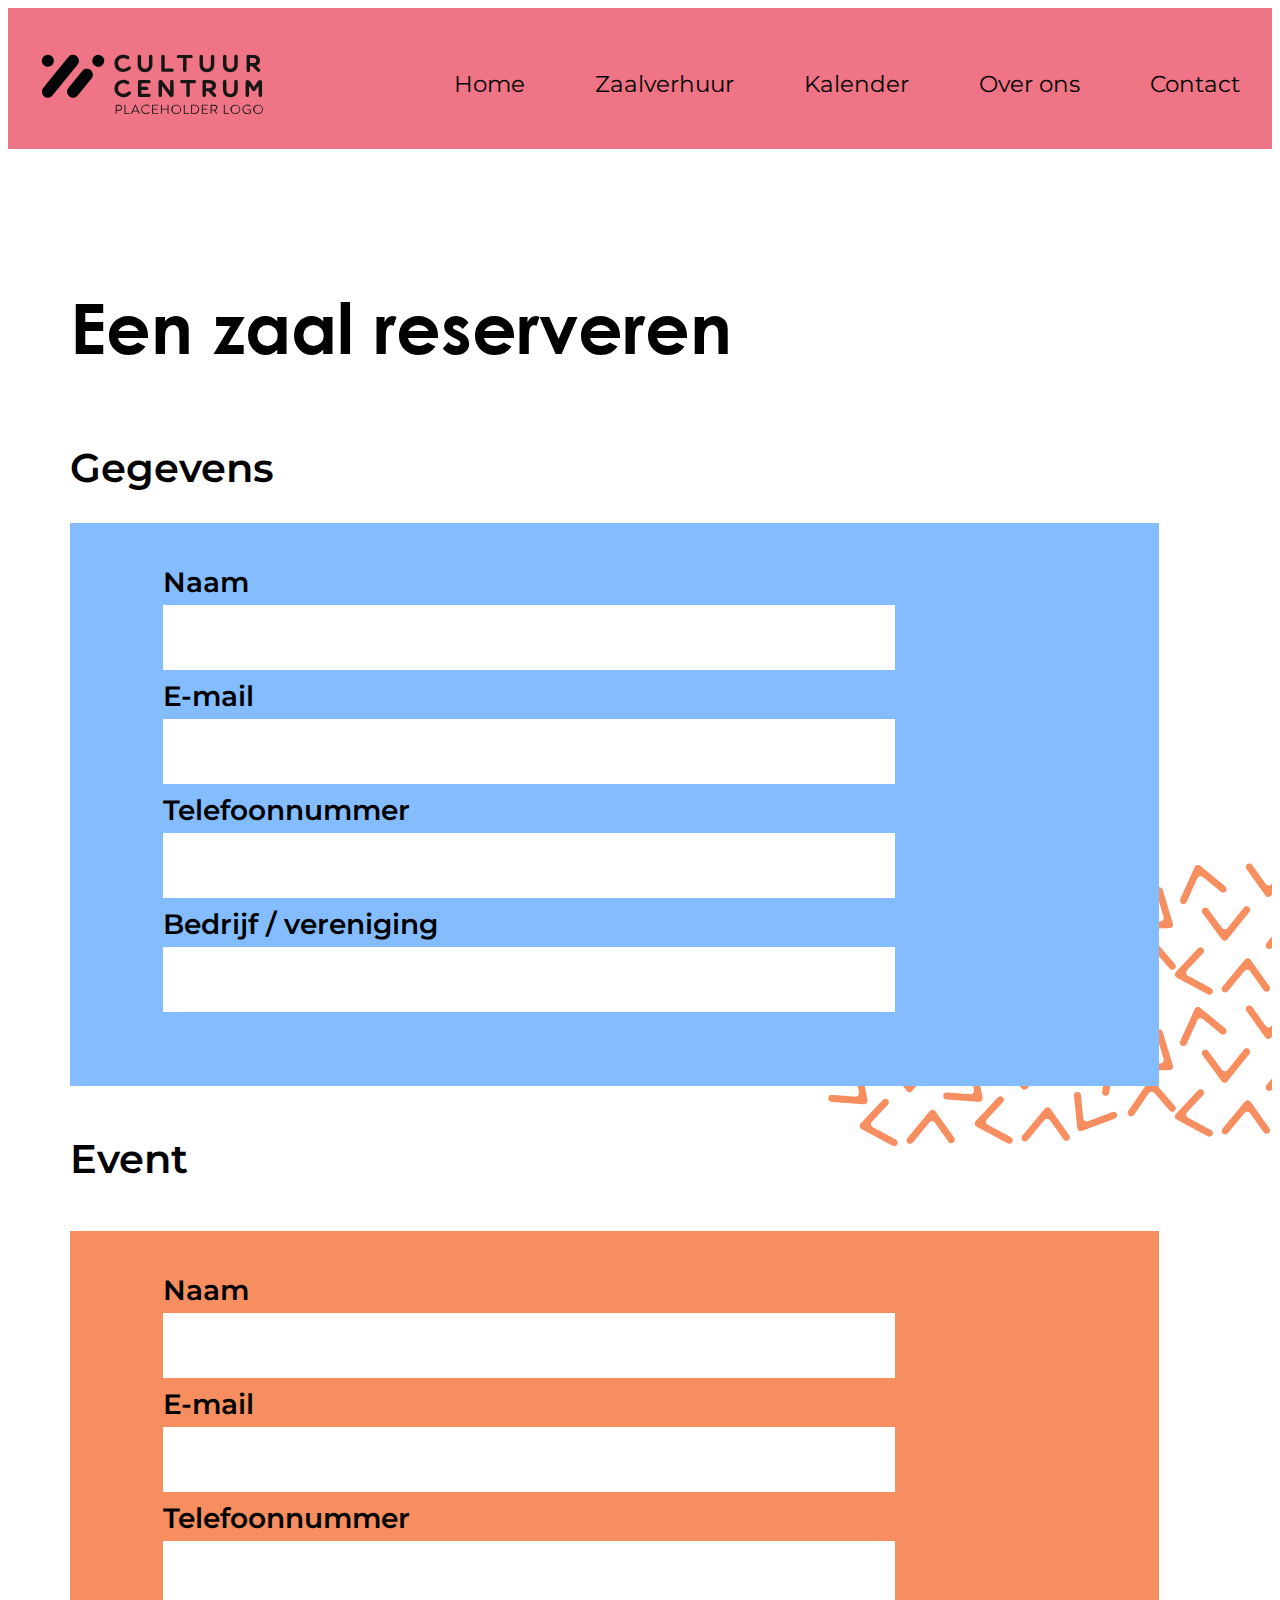
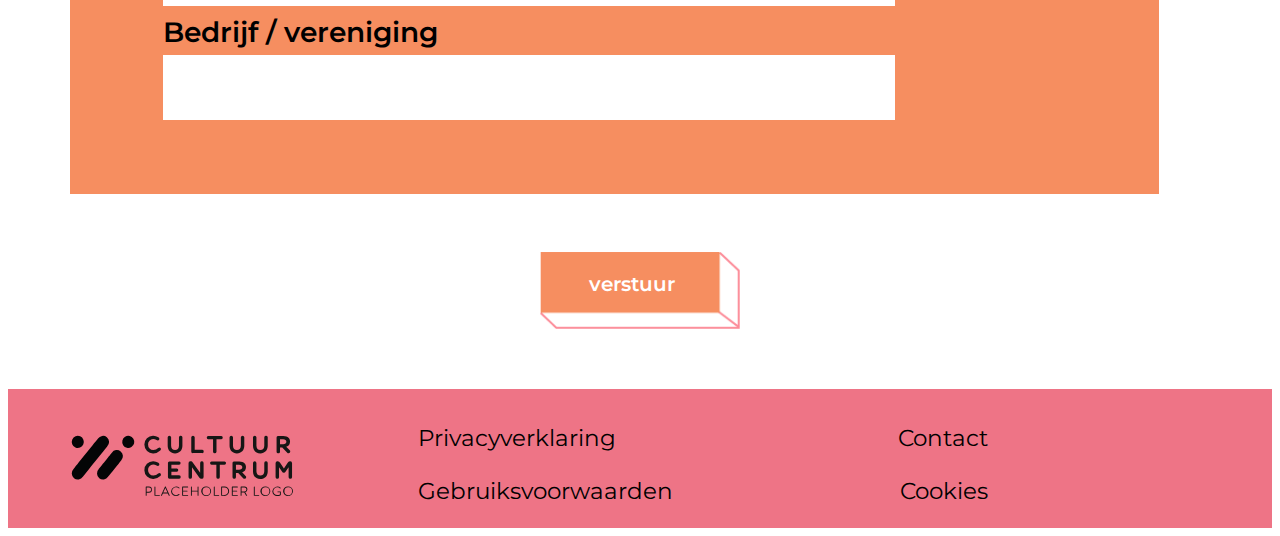
<file: pages/reservatie/index.html>
<!DOCTYPE html>
<html lang="en">

<head>
    <meta charset="UTF-8">
    <meta http-equiv="X-UA-Compatible" content="IE=edge">
    <meta name="viewport" content="width=device-width, initial-scale=1.0">
    <title>Reservatie formulier</title>
    <link rel="stylesheet" href="https://cdnjs.cloudflare.com/ajax/libs/modern-normalize/1.1.0/modern-normalize.min.css"
        integrity="sha512-wpPYUAdjBVSE4KJnH1VR1HeZfpl1ub8YT/NKx4PuQ5NmX2tKuGu6U/JRp5y+Y8XG2tV+wKQpNHVUX03MfMFn9Q=="
        crossorigin="anonymous" referrerpolicy="no-referrer" />
    <link rel="preconnect" href="https://fonts.googleapis.com">
    <link rel="preconnect" href="https://fonts.gstatic.com" crossorigin>
    <link href="https://fonts.googleapis.com/css2?family=Montserrat:wght@400;600&display=swap" rel="stylesheet">
    <link rel="stylesheet" href="../../css/screen.css">
    <link rel="stylesheet" href="./css/screen.css">
</head>

<body>
    <header class="header">
        <div class="container">
            <a href="./index.html" class="header__logo">
                <img src="../../img/main/logo-image.svg" alt="logo">
            </a>
            <nav class="header__navigation navigation">
                <ul class="navigation__list">
                    <li class="navigation__item">
                        <a href="../../index.html" class="navigation__link">Home</a>
                    </li>
                    <li class="navigation__item">
                        <a href="../zaal/index.html" class="navigation__link">Zaalverhuur</a>
                    </li>
                    <li class="navigation__item">
                        <a href="../kalender/index.html" class="navigation__link">Kalender</a>
                    </li>
                    <li class="navigation__item">
                        <a href="../over/index.html" class="navigation__link">Over ons</a>
                    </li>
                    <li class="navigation__item">
                        <a href="../contact/index.html" class="navigation__link">Contact</a>
                    </li>
                </ul>
                <button class="navigation__burger js-burger-open">
                    <img src="../../img/main/burger-menu.svg" alt="burger-menu">
                </button>
            </nav>
        </div>
    </header>

    <main>
        <section class="reserv">
            <div class="container">
                <h1 class="reserv__title">Een zaal reserveren</h1>
                <h2 class="reserv__subtitle">Gegevens</h2>
                <form class="reserv__form reserv__form--blue">
                    <label class="reserv__label">
                        <span class="reserv__name">Naam</span>
                        <input type="text" class="reserv__input" name="name">
                    </label>
                    <label class="reserv__label">
                        <span class="reserv__name">E-mail</span>
                        <input type="email" class="reserv__input" name="email">
                    </label>
                    <label class="reserv__label">
                        <span class="reserv__name">Telefoonnummer</span>
                        <input type="number" class="reserv__input" name="number">
                    </label>
                    <label class="reserv__label">
                        <span class="reserv__name">Bedrijf / vereniging</span>
                        <input type="text" class="reserv__input" name="vereniging">
                    </label>
                </form>
                <h2 class="reserv__subtitle reserv__subtitle--orange">Event</h2>
                <form class="reserv__form reserv__form--orange">
                    <label class="reserv__label">
                        <span class="reserv__name">Naam</span>
                        <input type="text" class="reserv__input" name="name">
                    </label>
                    <label class="reserv__label">
                        <span class="reserv__name">E-mail</span>
                        <input type="email" class="reserv__input" name="email">
                    </label>
                    <label class="reserv__label">
                        <span class="reserv__name">Telefoonnummer</span>
                        <input type="number" class="reserv__input" name="number">
                    </label>
                    <label class="reserv__label">
                        <span class="reserv__name">Bedrijf / vereniging</span>
                        <input type="text" class="reserv__input" name="vereniging">
                    </label>
                </form>
                <a href="#" class="button reserv__button"><span>verstuur</span></a>
                <div class="reserv__link">
                    <a href="#">
                        <img src="./img/facebook.png" alt="facebook logo" class="reserv__facebook">
                    </a>
                    <a href="#">
                        <img src="./img/instagram.svg" alt="instagram__logo">
                    </a>
                </div>
            </div>
        </section>
    </main>

    <footer class="footer">
        <div class="container">
            <a href="./index.html" class="footer__logo">
                <img src="../../img/main/logo-image.svg" alt="logo">
            </a>
            <div class="footer__text">
                <div class="footer__text--item first__text">
                    <p>Privacyverklaring</p>
                    <p>Contact</p>
                </div>
                <div class="footer__text--item second__text">
                    <p>Gebruiksvoorwaarden</p>
                    <p>Cookies</p>
                </div>
            </div>
        </div>
    </footer>

    <div class="burger">
        <button class="burger__close js-burger-close">
            <img src="../../img/main/close-icon.png" alt="menu close">
        </button>
        <ul class="burger__list">
            <li class="burger__item">
                <a href="../../index.html" class="burger__link">Home</a>
            </li>
            <li class="burger__item">
                <a href="../zaal/index.html" class="burger__link">Zaalverhuur</a>
            </li>
            <li class="burger__item">
                <a href="../kalender/index.html" class="burger__link">Kalender</a>
            </li>
            <li class="burger__item">
                <a href="../over/index.html" class="burger__link">Over ons</a>
            </li>
            <li class="burger__item">
                <a href="../contact/index.html" class="burger__link">Contact</a>
            </li>
        </ul>
    </div>
    <script src="../../js/script.js"></script>
</body>

</html>
</file>
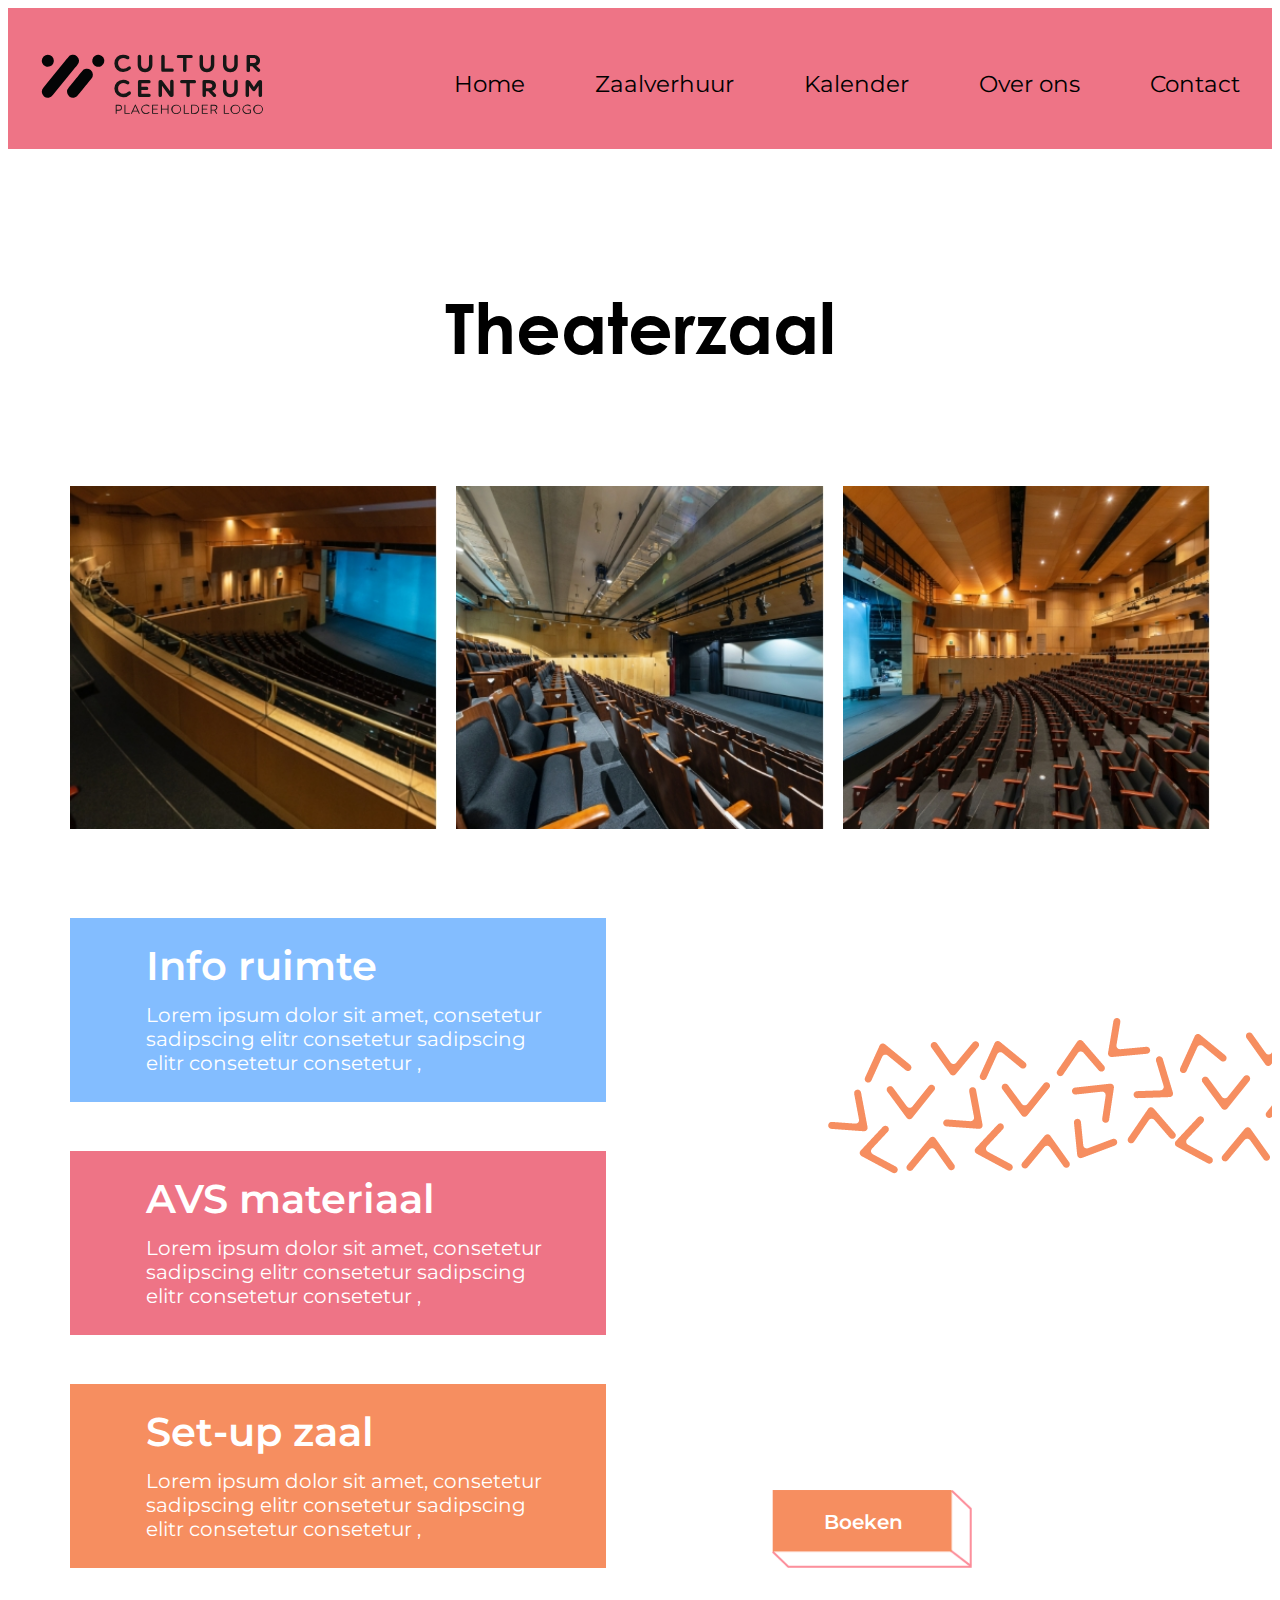
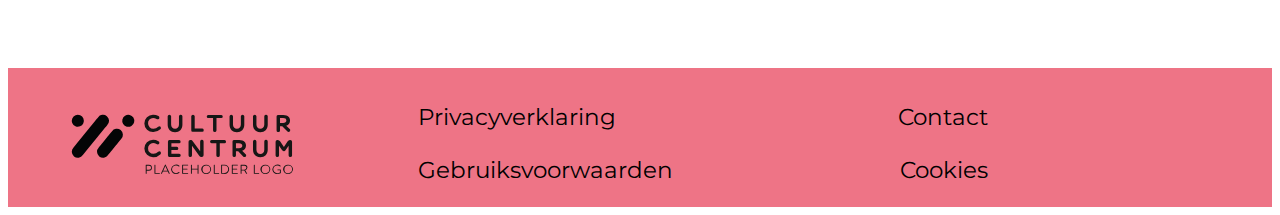
<file: pages/theater/index.html>
<!DOCTYPE html>
<html lang="en">

<head>
    <meta charset="UTF-8">
    <meta http-equiv="X-UA-Compatible" content="IE=edge">
    <meta name="viewport" content="width=device-width, initial-scale=1.0">
    <title>Theaterzaal</title>
    <link rel="stylesheet" href="https://cdnjs.cloudflare.com/ajax/libs/modern-normalize/1.1.0/modern-normalize.min.css"
        integrity="sha512-wpPYUAdjBVSE4KJnH1VR1HeZfpl1ub8YT/NKx4PuQ5NmX2tKuGu6U/JRp5y+Y8XG2tV+wKQpNHVUX03MfMFn9Q=="
        crossorigin="anonymous" referrerpolicy="no-referrer" />
    <link rel="preconnect" href="https://fonts.googleapis.com">
    <link rel="preconnect" href="https://fonts.gstatic.com" crossorigin>
    <link href="https://fonts.googleapis.com/css2?family=Montserrat:wght@400;600&display=swap" rel="stylesheet">
    <link rel="stylesheet" href="../../css/screen.css">
    <link rel="stylesheet" href="./css/screen.css">
</head>

<body>
    <header class="header">
        <div class="container">
            <a href="./index.html" class="header__logo">
                <img src="../../img/main/logo-image.svg" alt="logo">
            </a>
            <nav class="header__navigation navigation">
                <ul class="navigation__list">
                    <li class="navigation__item">
                        <a href="../../index.html" class="navigation__link">Home</a>
                    </li>
                    <li class="navigation__item">
                        <a href="../zaal/index.html" class="navigation__link">Zaalverhuur</a>
                    </li>
                    <li class="navigation__item">
                        <a href="../kalender/index.html" class="navigation__link">Kalender</a>
                    </li>
                    <li class="navigation__item">
                        <a href="../over/index.html" class="navigation__link">Over ons</a>
                    </li>
                    <li class="navigation__item">
                        <a href="../contact/index.html" class="navigation__link">Contact</a>
                    </li>
                </ul>
                <button class="navigation__burger js-burger-open">
                    <img src="../../img/main/burger-menu.svg" alt="burger-menu">
                </button>
            </nav>
        </div>
    </header>

    <main class="page">
        <section class="theater">
            <div class="container">
                <h1 class="theater__title">Theaterzaal</h1>
                <ul class="theater__images">
                    <li class="theater__image">
                        <img src="./img/image-1.jpg" alt="theater">
                        <div class="theater__block page__item--blue">
                            <h3 class="theater__subtitle">Info ruimte</h3>
                            <p class="theater__text">Lorem ipsum dolor sit amet, consetetur sadipscing elitr consetetur
                                , </p>
                        </div>
                    </li>
                    <li class="theater__image">
                        <img src="./img/image-2.jpg" alt="theater">
                        <div class="theater__block page__item--pink">
                            <h3 class="theater__subtitle">AVS materiaal</h3>
                            <p class="theater__text">Lorem ipsum dolor sit amet, consetetur sadipscing elitr consetetur
                                , </p>
                        </div>
                    </li>
                    <li class="theater__image">
                        <img src="./img/image-3.jpg" alt="theater">
                        <div class="theater__block page__item--orange">
                            <h3 class="theater__subtitle">Set-up zaal</h3>
                            <p class="theater__text">Lorem ipsum dolor sit amet, consetetur sadipscing elitr consetetur
                                , </p>
                        </div>
                    </li>
                </ul>
                <a href="../reservatie/index.html" class="button theater__button"><span>Boeken</span></a>
            </div>
        </section>

        <section class="information">
            <div class="container">
                <ul class="information__list">
                    <li class="information__item page__item--blue">
                        <h3 class="information__title">Info ruimte</h3>
                        <p class="information__text">Lorem ipsum dolor sit amet, consetetur sadipscing elitr consetetur
                            sadipscing elitr consetetur
                            consetetur ,</p>
                    </li>
                    <li class="information__item page__item--pink">
                        <h3 class="information__title">AVS materiaal</h3>
                        <p class="information__text">Lorem ipsum dolor sit amet, consetetur sadipscing elitr consetetur
                            sadipscing elitr consetetur
                            consetetur ,</p>
                    </li>
                    <li class="information__item page__item--orange">
                        <h3 class="information__title">Set-up zaal</h3>
                        <p class="information__text">Lorem ipsum dolor sit amet, consetetur sadipscing elitr consetetur
                            sadipscing elitr consetetur
                            consetetur ,</p>
                    </li>
                </ul>
                <a href="../reservatie/index.html" class="button information__button"><span>Boeken</span></a>
            </div>
        </section>
    </main>

    <footer class="footer">
        <div class="container">
            <a href="./index.html" class="footer__logo">
                <img src="../../img/main/logo-image.svg" alt="logo">
            </a>
            <div class="footer__text">
                <div class="footer__text--item first__text">
                    <p>Privacyverklaring</p>
                    <p>Contact</p>
                </div>
                <div class="footer__text--item second__text">
                    <p>Gebruiksvoorwaarden</p>
                    <p>Cookies</p>
                </div>
            </div>
        </div>
    </footer>

    <div class="burger">
        <button class="burger__close js-burger-close">
            <img src="../../img/main/close-icon.png" alt="menu close">
        </button>
        <ul class="burger__list">
            <li class="burger__item">
                <a href="../../index.html" class="burger__link">Home</a>
            </li>
            <li class="burger__item">
                <a href="../zaal/index.html" class="burger__link">Zaalverhuur</a>
            </li>
            <li class="burger__item">
                <a href="../kalender/index.html" class="burger__link">Kalender</a>
            </li>
            <li class="burger__item">
                <a href="../over/index.html" class="burger__link">Over ons</a>
            </li>
            <li class="burger__item">
                <a href="../contact/index.html" class="burger__link">Contact</a>
            </li>
        </ul>
    </div>
    <script src="../../js/script.js"></script>
</body>

</html>
</file>
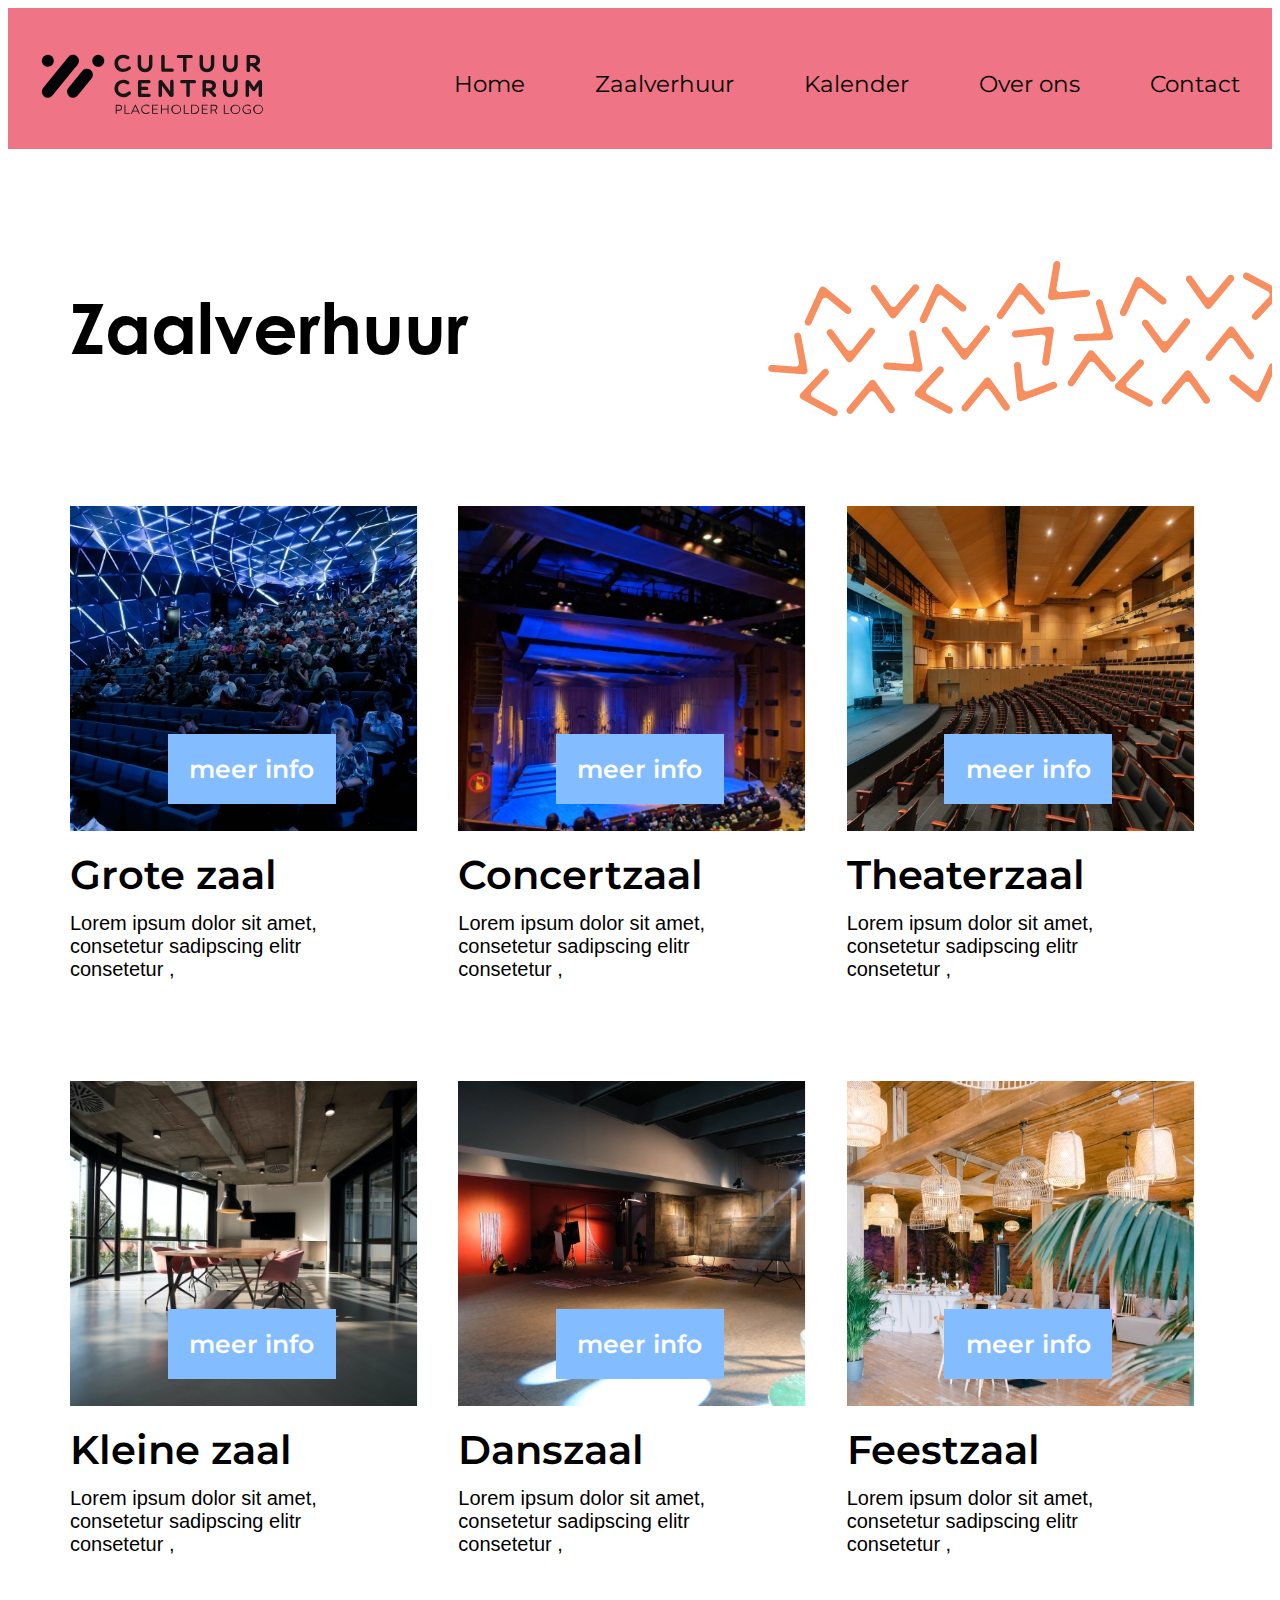
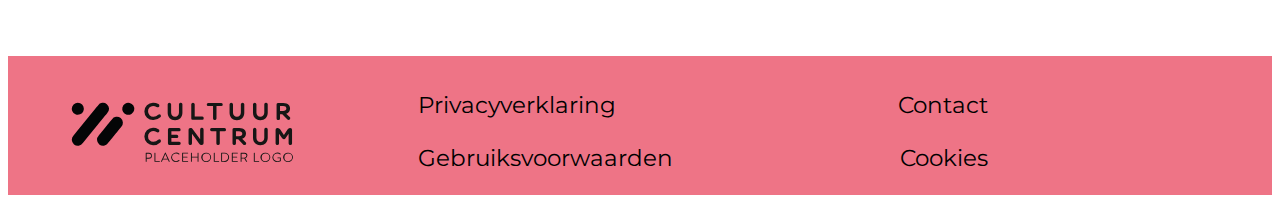
<file: pages/zaal/index.html>
<!DOCTYPE html>
<html lang="en">

<head>
    <meta charset="UTF-8">
    <meta http-equiv="X-UA-Compatible" content="IE=edge">
    <meta name="viewport" content="width=device-width, initial-scale=1.0">
    <title>Zaalverhuur </title>
    <link rel="stylesheet" href="https://cdnjs.cloudflare.com/ajax/libs/modern-normalize/1.1.0/modern-normalize.min.css"
        integrity="sha512-wpPYUAdjBVSE4KJnH1VR1HeZfpl1ub8YT/NKx4PuQ5NmX2tKuGu6U/JRp5y+Y8XG2tV+wKQpNHVUX03MfMFn9Q=="
        crossorigin="anonymous" referrerpolicy="no-referrer" />
    <link rel="preconnect" href="https://fonts.googleapis.com">
    <link rel="preconnect" href="https://fonts.gstatic.com" crossorigin>
    <link href="https://fonts.googleapis.com/css2?family=Montserrat:wght@400;600&display=swap" rel="stylesheet">
    <link rel="stylesheet" href="../../css/screen.css">
    <link rel="stylesheet" href="./css/screen.css">
</head>

<body>
    <header class="header">
        <div class="container">
            <a href="./index.html" class="header__logo">
                <img src="../../img/main/logo-image.svg" alt="logo">
            </a>
            <nav class="header__navigation navigation">
                <ul class="navigation__list">
                    <li class="navigation__item">
                        <a href="../../index.html" class="navigation__link">Home</a>
                    </li>
                    <li class="navigation__item">
                        <a href="./index.html" class="navigation__link">Zaalverhuur</a>
                    </li>
                    <li class="navigation__item">
                        <a href="../kalender/index.html" class="navigation__link">Kalender</a>
                    </li>
                    <li class="navigation__item">
                        <a href="../over/index.html" class="navigation__link">Over ons</a>
                    </li>
                    <li class="navigation__item">
                        <a href="../contact/index.html" class="navigation__link">Contact</a>
                    </li>
                </ul>
                <button class="navigation__burger js-burger-open">
                    <img src="../../img/main/burger-menu.svg" alt="burger-menu">
                </button>
            </nav>
        </div>
    </header>

    <main>
        <section class="zaal">
            <div class="container">
                <h1 class="zaal__title">Zaalverhuur</h1>
                <ul class="zaal__list">
                    <li class="zaal__item">
                        <div class="zaal__image">
                            <img src="./img/image-1.jpg" alt="kind of zaal">
                            <a href="../theater/index.html">meer info</a>
                        </div>
                        <h3 class="zaal__subtitle">Grote zaal</h3>
                        <p class="zaal__description">Lorem ipsum dolor sit amet, consetetur sadipscing elitr
                            consetetur , </p>
                    </li>
                    <li class="zaal__item">
                        <div class="zaal__image">
                            <img src="./img/image-2.jpg" alt="kind of zaal">
                            <a href="../theater/index.html">meer info</a>
                        </div>
                        <h3 class="zaal__subtitle">Concertzaal</h3>
                        <p class="zaal__description">Lorem ipsum dolor sit amet, consetetur sadipscing elitr
                            consetetur , </p>
                    </li>
                    <li class="zaal__item">
                        <div class="zaal__image">
                            <img src="./img/image-3.jpg" alt="kind of zaal">
                            <a href="../theater/index.html">meer info</a>
                        </div>
                        <h3 class="zaal__subtitle">Theaterzaal</h3>
                        <p class="zaal__description">Lorem ipsum dolor sit amet, consetetur sadipscing elitr
                            consetetur , </p>
                    </li>
                    <li class="zaal__item">
                        <div class="zaal__image">
                            <img src="./img/image-4.jpg" alt="kind of zaal">
                            <a href="../theater/index.html">meer info</a>
                        </div>
                        <h3 class="zaal__subtitle">Kleine zaal</h3>
                        <p class="zaal__description">Lorem ipsum dolor sit amet, consetetur sadipscing elitr
                            consetetur , </p>
                    </li>
                    <li class="zaal__item">
                        <div class="zaal__image">
                            <img src="./img/image-5.jpg" alt="kind of zaal">
                            <a href="../theater/index.html">meer info</a>
                        </div>
                        <h3 class="zaal__subtitle">Danszaal</h3>
                        <p class="zaal__description">Lorem ipsum dolor sit amet, consetetur sadipscing elitr
                            consetetur , </p>
                    </li>
                    <li class="zaal__item">
                        <div class="zaal__image">
                            <img src="./img/image-6.jpg" alt="kind of zaal">
                            <a href="../theater/index.html">meer info</a>
                        </div>
                        <h3 class="zaal__subtitle">Feestzaal</h3>
                        <p class="zaal__description">Lorem ipsum dolor sit amet, consetetur sadipscing elitr
                            consetetur , </p>
                    </li>
                </ul>
                <a href="#" class="button zaal__button"><span>meer laden</span></a>
            </div>
        </section>
    </main>

    <footer class="footer">
        <div class="container">
            <a href="./index.html" class="footer__logo">
                <img src="../../img/main/logo-image.svg" alt="logo">
            </a>
            <div class="footer__text">
                <div class="footer__text--item first__text">
                    <p>Privacyverklaring</p>
                    <p>Contact</p>
                </div>
                <div class="footer__text--item second__text">
                    <p>Gebruiksvoorwaarden</p>
                    <p>Cookies</p>
                </div>
            </div>
        </div>
    </footer>

    <div class="burger">
        <button class="burger__close js-burger-close">
            <img src="../../img/main/close-icon.png" alt="menu close">
        </button>
        <ul class="burger__list">
            <li class="burger__item">
                <a href="../../index.html" class="burger__link">Home</a>
            </li>
            <li class="burger__item">
                <a href="./index.html" class="burger__link">Zaalverhuur</a>
            </li>
            <li class="burger__item">
                <a href="../kalender/index.html" class="burger__link">Kalender</a>
            </li>
            <li class="burger__item">
                <a href="../over/index.html" class="burger__link">Over ons</a>
            </li>
            <li class="burger__item">
                <a href="../contact/index.html" class="burger__link">Contact</a>
            </li>
        </ul>
    </div>
    <script src="../../js/script.js"></script>
</body>

</html>
</file>
<file: css/screen.css>
@font-face {
  font-family: "Century Gothic";
  src: url(../font/FontsFree-Net-GOTHICB0.ttf);
}

:root {
  --primary-font: Montserrat;
  --secondary-font: "Century Gothic";
  --pink-back: #EE7486;
  --orange-back: #F68E60;
  --blue-back: #83BDFF;
  --white-text-color: #FFFFFF;
  --black-text-color: #000000;
  --accent-text-color: #707070;
}

.container {
  max-width: 1140px;
  padding: 0 15px;
  margin: 0 auto;
}

@media screen and (max-width: 480px) {
  .container {
    max-width: 386px;
  }
}

body {
  font-family: var(--primary-font);
}

img,
svg {
  display: block;
}

ul {
  list-style: none;
  margin: 0;
  padding: 0;
}

h1 {
  font-family: var(--secondary-font);
}

h1,
h2,
h3,
h4,
h5,
h6 {
  margin: 0;
  padding: 0;
}

p {
  margin: 0;
  padding: 0;
}

a {
  text-decoration: none;
  display: inline-block;
}

.button {
  display: block;
  position: relative;
  width: 200px;
  height: 77.6px;
  outline: none;
  background-color: transparent;
  border: none;
  background-image: url(../img/main/button-back.png);
  background-repeat: no-repeat;
  background-size: 100% 100%;
  cursor: pointer;
}

@media screen and (max-width: 480px) {
  .button {
    width: 175px;
    height: 67.6px;
  }
}

.button span {
  display: block;
  position: absolute;
  top: 20px;
  font-size: 20px;
  line-height: 24px;
  font-weight: 600;
  color: var(--white-text-color);
}

@media screen and (max-width: 480px) {
  .button span {
    top: 14px;
    font-size: 23px;
    line-height: 28px;
  }
}

.image {
  position: relative;
  width: 536px;
  height: 394px;
  background-image: url(../img/main/image-background.png);
  background-repeat: no-repeat;
  background-size: cover;
}

@media screen and (max-width: 480px) {
  .image {
    width: 359px;
    height: 264px;
  }
}

@media screen and (max-width: 375px) {
  .image {
    width: 310px;
    height: 230px;
  }
}

.image img {
  position: absolute;
  top: 4px;
  left: 5px;
  width: 474.3px;
  height: 329.6px;
}

@media screen and (max-width: 480px) {
  .image img {
    width: 317.7px;
    height: 220.8px;
    top: 3px;
    left: 4px;
  }
}

@media screen and (max-width: 375px) {
  .image img {
    width: 275px;
    height: 190px;
    left: 3px;
  }
}

.header {
  padding: 45px 0 35px 0;
  background-color: var(--pink-back);
}

@media screen and (max-width: 480px) {
  .header {
    padding: 62px 0 56px 0;
  }

  .header .container {
    max-width: 386px;
  }
}

.header .container {
  display: flex;
  align-items: center;
  justify-content: space-between;
  max-width: 1200px;
}

.header__logo img {
  max-width: 100%;
}

@media screen and (max-width: 480px) {
  .header__logo {
    width: 172px;
  }
}

.navigation__list {
  display: flex;
  gap: 70px;
}

@media screen and (max-width: 480px) {
  .navigation__list {
    display: none;
  }
}

.navigation__link {
  font-size: 23px;
  line-height: 28px;
  color: var(--black-text-color);
}

.navigation__burger {
  display: none;
}

@media screen and (max-width: 480px) {
  .navigation__burger {
    display: block;
    outline: none;
    border: none;
    background-color: transparent;
  }
}

.burger {
  position: absolute;
  z-index: 1000;
  top: 0;
  left: 0;
  width: 100%;
  height: 100%;
  background-color: #FFFFFF;
  transition-duration: 700ms;
  opacity: 0;
  transform: translate(-100%);
}

.burger__close {
  position: absolute;
  top: 30px;
  right: 30px;
  border: none;
  outline: none;
  background-color: transparent;
}

.burger__list {
  margin: 150px auto 0 auto;
  text-align: center;
  display: flex;
  flex-direction: column;
  gap: 20px;
}

.burger__link {
  color: var(--black-text-color);
  font-weight: 600;
  font-size: 35px;
}

.hero {
  position: relative;
  padding: 98px 0 0 0;
  background-image: url(../img/main/main-figure-back.png);
  background-position: top -30px left -50px;
  background-repeat: repeat-x;
}

@media screen and (max-width: 480px) {
  .hero {
    padding: 111px 0 0 0;
    background-repeat: no-repeat;
  }
}

.hero__slider {
  height: 511px;
  overflow: hidden;
}

@media screen and (max-width: 480px) {
  .swiper-wrapper {
    height: 354px !important;
    z-index: 0;
  }
}

.hero__slide {
  width: 100%;
  height: 100%;
  -o-object-fit: cover;
  object-fit: cover;
  -o-object-position: bottom;
  object-position: bottom;
}

@media screen and (max-width: 480px) {
  .hero__slide {
    -o-object-position: top;
    object-position: top;
  }
}

.hero__title {
  margin-top: -150px;
  font-size: 70px;
  line-height: 85px;
  color: var(--white-text-color);
}

@media screen and (max-width: 480px) {
  .hero__title {
    font-size: 45px;
    line-height: 56px;
    margin: -80px auto 0 auto;
    text-align: center;
  }
}

@media screen and (max-width: 420px) {
  .hero__title {
    font-size: 40px;
  }
}

.about {
  margin-top: 150px;
  padding: 0 0 70px 0;
}

@media screen and (max-width: 480px) {
  .about {
    margin-top: 80px;
    padding: 0 0 42.5px 0;
  }
}

.about__text {
  font-size: 35px;
  line-height: 43px;
  font-weight: 600;
}

@media screen and (max-width: 480px) {
  .about__text {
    text-align: center;
    font-size: 25px;
    line-height: 30px;
    margin-bottom: 23px;
  }
}

.about__button {
  margin-left: auto;
  margin-right: 168px;
}

@media screen and (max-width: 480px) {
  .about__button {
    margin: 0 auto;
  }
}

.about__button span {
  left: 50px;
}

@media screen and (max-width: 480px) {
  .about__button span {
    left: 33px;
  }
}

.info {
  padding: 70px 0 270px 0;
  background-image: url(../img/main/main-figure-back.png);
  background-repeat: no-repeat;
  background-position: left -70px bottom -30px;
}

@media screen and (max-width: 480px) {
  .info {
    padding: 0 0 180px 0;
    background-position: center bottom;
    background-size: 100%;
  }
}

.info .container {
  display: flex;
  flex-direction: column;
  gap: 120px;
}

@media screen and (max-width: 480px) {
  .info .container {
    gap: 60px;
  }
}

.info__block {
  display: flex;
  align-items: center;
  justify-content: space-between;
}

@media screen and (max-width: 480px) {
  .info__block {
    flex-direction: column-reverse;
  }
}

.info__block:nth-child(2n) {
  flex-direction: row-reverse;
}

@media screen and (max-width: 480px) {
  .info__block:nth-child(2n) {
    flex-direction: column-reverse;
  }
}

.info__title {
  font-size: 40px;
  line-height: 49px;
  font-weight: 600;
  margin-bottom: 26px;
  color: var(--black-text-color);
}

@media screen and (max-width: 480px) {
  .info__title {
    font-size: 30px;
    line-height: 37px;
    text-align: center;
    margin-top: 40px;
  }
}

.info__text {
  width: 444px;
  font-size: 20px;
  line-height: 24px;
  color: var(--accent-text-color);
  margin-bottom: 25px;
}

@media screen and (max-width: 480px) {
  .info__text {
    margin-top: 26px;
    font-size: 17px;
    line-height: 20px;
    text-align: center;
    width: auto;
  }
}

.info__button {
  margin: 0 auto;
}

@media screen and (max-width: 480px) {
  .info__button {
    margin-top: 40px;
  }
}

.info__button span {
  left: 46px;
}

@media screen and (max-width: 480px) {
  .info__button span {
    left: 26px;
  }
}

.footer {
  padding: 35px 0 23px 0;
  background-color: var(--pink-back);
}

@media screen and (max-width: 480px) {
  .footer {
    padding: 45px 0 60px 0;
  }
}

.footer .container {
  display: flex;
  align-items: center;
  gap: 125px;
}

@media screen and (max-width: 480px) {
  .footer .container {
    flex-direction: column;
    gap: 25px;
  }
}

@media screen and (max-width: 480px) {
  .footer__logo {
    display: block;
    margin: 0 auto;
  }

  .footer__logo img {
    width: 194px;
  }
}

.footer__text {
  width: 570px;
}

@media screen and (max-width: 480px) {
  .footer__text {
    width: auto;
  }
}

.footer__text--item {
  display: flex;
  justify-content: space-between;
}

@media screen and (max-width: 480px) {
  .footer__text--item {
    flex-direction: column;
    align-items: center;
  }
}

.footer__text--item p {
  font-size: 23px;
  line-height: 28px;
}

@media screen and (max-width: 480px) {
  .footer__text--item p {
    line-height: 33px;
  }
}

.second__text {
  margin-top: 25px;
}

@media screen and (max-width: 480px) {
  .second__text {
    margin-top: 0;
  }
}


/* swiper */
.swiper-button-prev::after {
  display: none;
}

.swiper-button-prev img {
  position: absolute;
  left: 140px;
}

@media screen and (max-width:480px) {
  .swiper-button-prev img {
    left: 40px;
    width: 36px;
  }
}

.swiper-button-next::after {
  display: none;
}

.swiper-button-next img {
  position: absolute;
  right: 140px;
}

@media screen and (max-width:480px) {
  .swiper-button-next img {
    right: 40px;
    width: 36px;
  }
}

/*# sourceMappingURL=index.css.map */
</file>
<file: pages/contact/css/screen.css>
.contact {
    padding: 123px 0 87px 0;

    background-image: url(../img/main-figure-back.png), url(../img/main-figure-back.png), url(../img/main-figure-back.png);
    background-repeat: no-repeat;
    background-position: top 620px right -60px, top 760px right -60px, top 900px right -60px;
}

@media screen and (max-width:480px) {
    .contact {
        padding: 51px 0 43px 0;
        background-image: url(../img/main-figure-back.png);
        background-repeat: no-repeat;
        background-position: top 770px center;
    }

    .contact .container {
        max-width: 100%;
        padding: 0;
    }
}

@media screen and (max-width:390px) {
    .contact {
        background-position: top 820px center;
    }
}

.contact__title {
    font-size: 70px;
    line-height: 85px;
    text-align: center;
    margin-bottom: 65px;
}

@media screen and (max-width:480px) {
    .contact__title {
        font-size: 45px;
        line-height: 56px;
        text-align: center;
        margin-bottom: 60px;
    }
}

.contact__form {
    width: 996px;
    background-color: var(--blue-back);
    padding: 42px 170px 57px 93px;
    display: flex;
    flex-direction: column;
    gap: 9px;
}

@media screen and (max-width:480px) {
    .contact__form {
        padding: 29px 36px 59px 38px;
        width: 100%;
        gap: 8px;
    }
}

.contact__label {
    display: flex;
    flex-direction: column;
    gap: 6px;
}

@media screen and (max-width:480px) {
    .contact__label {
        gap: 19px;
    }
}

.contact__name {
    font-size: 28px;
    line-height: 34px;
    font-weight: 600;
}

@media screen and (max-width:480px) {
    .contact__name {
        font-size: 27px;
        line-height: 33px;
    }
}

.contact__input {
    height: 65px;
    border: none;
    outline: none;
    font-size: 28px;
    line-height: 34px;
    font-weight: 600;
    padding: 0 0 0 10px;
}

@media screen and (max-width:480px) {
    .contact__input {
        width: 100%;
        height: 60px;
    }
}

.contact__input--last {
    height: 164px;
}

@media screen and (max-width:480px) {
    .contact__input--last {
        height: 117px;
    }
}

.contact__button {
    margin: 70px auto 67px auto;
}

@media screen and (max-width:480px) {
    .contact__button {
        margin: 154px auto 36px auto;
    }
}

.contact__button span {
    left: 31.5px;
}

@media screen and (max-width:480px) {
    .contact__button span {
        left: 15px;
    }
}

.open__title {
    font-size: 40px;
    line-height: 49px;
    font-weight: 600;
    margin-bottom: 48px;
}

@media screen and (max-width:480px) {
    .open__title {
        margin-bottom: 30px;
        text-align: center;
    }
}

.open__list {
    margin-bottom: 116px;
}

@media screen and (max-width:480px) {
    .open__list {
        margin: 0 auto 43px auto;
        padding: 0 15px;
        max-width: 386px;
    }
}

.open__text {
    font-size: 28px;
    line-height: 40px;
    font-weight: 600;
}

@media screen and (max-width:390px) {
    .open__text {
        font-size: 18px;
        line-height: 30px;
    }
}


.plan {
    display: flex;
    justify-content: space-between;
    align-items: center;
}

@media screen and (max-width:480px) {
    .plan {
        flex-direction: column-reverse;
        gap: 25px;
        align-items: center;
    }
}

.plan__title {
    font-size: 24px;
    line-height: 40px;
    font-weight: 600;
}

.plan__item {
    font-size: 24px;
    line-height: 40px;
    font-weight: 600;
    display: flex;
    gap: 40px;
}

@media screen and (max-width:480px) {
    .plan__title {
        padding: 0 15px;
        max-width: 386px;
        margin: 0 auto;
    }

    .plan__list {
        padding: 0 15px;
        max-width: 386px;
        margin: 0 auto;
    }

    .plan__image {
        margin: 0 auto;
    }

    .plan__item {
        font-size: 22px;
        line-height: 30px;
    }
}

@media screen and (max-width:390px) {
    .plan__item {
        font-size: 18px;
        line-height: 30px;
    }
}

.plan__item p {
    width: 130px;
}

@media screen and (max-width:480px) {
    .plan__item p {
        width: 110px;
    }
}

.contact__link {
    margin-top: 144px;
    display: flex;
    justify-content: center;
    gap: 15px;
}

@media screen and (max-width:480px) {
    .contact__link {
        margin-top: 43px;
    }
}

.contact__link a {
    width: 90px;
    height: 90px;
    background-color: var(--blue-back);
    border-radius: 50%;
    display: flex;
    justify-content: center;
    align-items: center;
}

.contact__link--facebook {
    margin-top: 22px;
}
</file>
<file: pages/event/css/screen.css>
.event {
    padding: 53px 0 68px 0;

    background-image: url(../img/main-figure-back.png), url(../img/main-figure-back.png);
    background-repeat: no-repeat, no-repeat;
    background-position: top 150px right -40px, top 295px right -40px;
}

@media screen and (max-width:480px) {
    .event {
        padding: 50px 0 25px 0;
        background-image: none;
    }

    .event .container {
        max-width: 100%;
        padding: 0;
    }
}

.event__title {
    font-size: 70px;
    line-height: 75px;
    margin-bottom: 28px;
}

@media screen and (max-width:480px) {
    .event__title {
        font-size: 45px;
        line-height: 50px;
        margin-bottom: 50px;
        text-align: center;
    }
}

.event__image {
    position: relative;
    margin-bottom: 58px;
}

@media screen and (max-width:480px) {
    .event__image {
        margin-bottom: 26.4px;
    }

    .event__image img {
        width: 100%;
    }
}

.event__data {
    position: absolute;
    left: 74px;
    bottom: 26px;

    font-size: 30px;
    line-height: 37px;
    color: var(--white-text-color);
    font-weight: 600;
}

@media screen and (max-width:480px) {
    .event__data {
        font-size: 25px;
        line-height: 30px;
        left: 37px;
        bottom: 20px;
    }
}

.event__text {
    background-color: var(--orange-back);
    width: 920px;
    padding: 50px 108px 41px 76px;
}

@media screen and (max-width:480px) {
    .event__text {
        width: 100%;
        padding: 41px 36px 22px 36px;
    }
}

.event__texts {
    font-size: 20px;
    line-height: 24px;
    color: var(--white-text-color);
    margin-bottom: 30.5px;
}

@media screen and (max-width:480px) {
    .event__texts {
        font-size: 17px;
        line-height: 20px;
        margin-bottom: 53px;
    }
}



.event__link {
    width: 168px;
    padding: 24px 0;
    text-align: center;
    background-color: var(--blue-back);
    font-size: 20px;
    line-height: 24px;
    color: var(--white-text-color);
    font-weight: 600;
}

@media screen and (max-width:480px) {
    .event__link {
        display: block;
        font-size: 25px;
        line-height: 30px;
        margin: 0 auto;
    }
}
</file>
<file: pages/kalender/css/screen.css>
.kalender__page {
    background-image: url(../img/main-figure-back.png);
    background-repeat: no-repeat;
    background-position: top 620px right -40px;
}

@media screen and (max-width:480px) {
    .kalender__page {
        background-image: none;
    }
}

.kalender {
    padding: 120px 0 130px 0;
}

@media screen and (max-width: 480px) {
    .kalender {
        padding: 50px 0 35px 0;
    }
}

.kalender__title {
    font-size: 70px;
    line-height: 85px;
    margin-top: 0;
    margin-bottom: 21.5px;
}

@media screen and (max-width: 480px) {
    .kalender__title {
        font-size: 45px;
        line-height: 56px;
        text-align: center;
        margin-bottom: 25px;
    }
}

.kalender__block {
    display: flex;
    justify-content: space-between;
}

@media screen and (max-width: 480px) {
    .kalender__block {
        flex-direction: column;
        justify-content: center;
        align-items: center;
    }
}

.block__text {
    width: 450px;
}

@media screen and (max-width: 480px) {
    .block__text {
        width: auto;
    }
}

.block__title--desktop {
    font-size: 40px;
    line-height: 49px;
    font-weight: 600;
    margin-bottom: 21.5px;
}

@media screen and (max-width: 480px) {
    .block__title--desktop {
        display: none;
    }
}

.block__title--mobile {
    display: none;
}

@media screen and (max-width: 480px) {
    .block__title--mobile {
        display: block;
        text-align: center;
        font-size: 30px;
        line-height: 37px;
        margin-bottom: 25px;
    }
}

.block__texts {
    font-size: 20px;
    line-height: 24px;
    color: var(--accent-text-color);
    margin-bottom: 30px;
}

@media screen and (max-width: 480px) {
    .block__texts {
        font-size: 17px;
        line-height: 20px;
        margin-bottom: 36px;
    }
}

.block__button--desktop {
    margin: 0 auto;
    width: 220px;
}

@media screen and (max-width: 480px) {
    .block__button--desktop {
        display: none;
    }
}

.block__button--desktop span {
    left: 5px;
}

.block__button--mobile {
    display: none;
}

.block__button--mobile span {
    left: 12px;
}

@media screen and (max-width: 480px) {
    .block__button--mobile {
        display: block;
        margin: 0 auto;
    }
}

.block__image {
    margin-top: -40px;
}

@media screen and (max-width: 480px) {
    .block__image {
        margin: 0 0 36.5px 0;
    }
}

.event__title--desktop {
    font-size: 40px;
    line-height: 49px;
    font-weight: 600;
    margin-bottom: 57px;
}

@media screen and (max-width: 480px) {
    .event__title--desktop {
        display: none;
    }
}

.event__title--mobile {
    display: none;
}

@media screen and (max-width: 480px) {
    .event__title--mobile {
        display: block;
        font-size: 40px;
        line-height: 49px;
        font-weight: 600;
        text-align: center;
        margin-bottom: 20px;
    }
}

.event__list {
    display: flex;
    margin-bottom: 56.5px;
}

@media screen and (max-width: 480px) {
    .event__list {
        flex-direction: column;
        margin-bottom: 54.2px;
    }
}

.event__item {
    padding-top: 14px;
}

.event__item:nth-child(1n) {
    background-color: var(--orange-back);
    width: 33.3333333333%;
    padding-left: 14px;
}

@media screen and (max-width: 480px) {
    .event__item:nth-child(1n) {
        width: 100%;
        padding-left: 0;
    }
}

.event__item:nth-child(2n) {
    background-color: var(--pink-back);
    padding-left: 0;
    width: 33.3333333333%;
}

@media screen and (max-width: 480px) {
    .event__item:nth-child(2n) {
        width: 100%;
        padding-left: 0;
    }
}

.event__item:nth-child(3n) {
    background-color: var(--blue-back);
    padding-left: 0;
    padding-right: 14px;
    width: 33.3333333333%;
}

@media screen and (max-width: 480px) {
    .event__item:nth-child(3n) {
        width: 100%;
        padding-right: 0;
    }
}

@media screen and (max-width: 480px) {
    .event__item--orange {
        padding: 0 40px;
    }
}

.event__item--pink {
    padding-left: 40px;
}

@media screen and (max-width: 480px) {
    .event__item--pink {
        padding: 0 40px;
    }
}

.event__item--blue {
    padding-left: 37px;
}

@media screen and (max-width: 480px) {
    .event__item--blue {
        padding: 0 40px;
    }
}

.event__image {
    height: 220px;
    overflow: hidden;
}

.event__image img {
    -o-object-fit: cover;
    object-fit: cover;
    -o-object-position: center;
    object-position: center;
    width: 100%;
    height: 101%;
}

.event__data {
    margin: 11px 0 16px 0;
    font-size: 25px;
    line-height: 30px;
    font-weight: 600;
    color: var(--white-text-color);
}

.event__subtitle {
    max-width: 275px;
    font-size: 30px;
    line-height: 37px;
    font-weight: 600;
    color: var(--white-text-color);
    margin-bottom: 10px;
}

@media screen and (max-width: 480px) {
    .event__subtitle {
        width: auto;
    }
}

.event__text {
    max-width: 255px;
    font-size: 20px;
    line-height: 24px;
    color: var(--white-text-color);
    margin-bottom: 34px;
}

.event__link {
    display: block;
    text-align: center;
    width: 168px;
    padding: 20px 0 25px 0;
    margin: 0 auto 40px auto;
    font-size: 20px;
    line-height: 24px;
    font-weight: 600;
    color: var(--white-text-color);
}

.event__link--blue {
    background-color: var(--blue-back);
}

.event__link--orange {
    background-color: var(--orange-back);
}

.event__link--pink {
    background-color: var(--pink-back);
}

.event__button {
    margin: 0 auto 60px auto;
}

@media screen and (max-width: 480px) {
    .event__button {
        margin: 0 auto 98px auto;
    }
}

.event__button span {
    left: 31px;
}

@media screen and (max-width: 480px) {
    .event__button span {
        left: 12px;
    }
}
</file>
<file: pages/over/css/screen.css>
.over__page {
    padding: 120px 0 96px 0;

    background-image: url(../img/main-figure-back.png);
    background-repeat: no-repeat;
    background-position: bottom -40px right -40px;
}

@media screen and (max-width:480px) {}

@media screen and (max-width:480px) {
    .over__page {
        padding: 55px 0 148px 0;
        background-position: bottom -40px center;
    }
}

.over__title {
    font-size: 70px;
    line-height: 85px;
    text-align: center;
    margin-bottom: 23px;
}

@media screen and (max-width:480px) {
    .over__title {
        font-size: 45px;
        line-height: 56px;
        margin-bottom: 35px;
    }
}

.over__subtitle {
    font-size: 19px;
    line-height: 28px;
    max-width: 720px;
    margin: 0 auto 19px auto;
    text-align: center;
}

@media screen and (max-width:480px) {
    .over__subtitle {
        margin-bottom: 35px;
    }
}

.over__button {
    margin: 0 auto 49px auto;
    font-size: 20px;
    line-height: 24px;
    font-weight: 600;
    color: var(--white-text-color);
}

@media screen and (max-width:480px) {
    .over__button {
        margin-bottom: 62px;
    }
}

.over__button span {
    left: 14.5px;
}

@media screen and (max-width:480px) {
    .over__button span {
        left: 6px;
        font-size: 18px;
    }
}

.video {
    display: flex;
    align-items: center;
    justify-self: center;
}

.over__video {
    max-width: 1091px;
    margin: 0 auto 77px auto;
}

@media screen and (max-width:480px) {
    .over__video {
        width: 100%;
        height: 250px;
        margin-bottom: 66px;
    }
}

.over__list {
    display: flex;
    align-items: flex-start;
    justify-content: space-around;
    margin-bottom: 47px;
}

@media screen and (max-width:480px) {
    .over__list {
        flex-direction: column;
        gap: 9px;
        margin-bottom: 14px;
    }
}

.over__item {
    width: 300px;
}

@media screen and (max-width:480px) {
    .over__item {
        text-align: center;
        width: 100%;
    }
}

.list__title {
    font-size: 40px;
    line-height: 49px;
    margin-bottom: 16px;
    font-weight: 600;
}

@media screen and (max-width:480px) {
    .list__title {
        line-height: 53px;
    }
}

.list__text {
    font-size: 20px;
    line-height: 24px;
}

@media screen and (max-width:480px) {
    .list__text {
        line-height: 27px;
    }
}

.over__back {
    margin-bottom: 70px;
}

@media screen and (max-width:480px) {
    .over__back {
        margin-bottom: 62px;
    }
}

.over__back img {
    width: 100%;
    object-fit: cover;
    object-position: center;
}

.bottom__title {
    font-size: 40px;
    line-height: 49px;
    font-weight: 600;
    text-align: center;
    margin-bottom: 37px;
}

@media screen and (max-width:480px) {
    .bottom__title {
        line-height: 53px;
        margin-bottom: 22px;
    }
}

.bottom__subtitle {
    max-width: 720px;
    text-align: center;
    font-size: 19px;
    line-height: 28px;
    margin: 0 auto 37px auto;
}

@media screen and (max-width:480px) {
    .bottom__subtitle {
        font-size: 17px;
        line-height: 28px;
    }
}

.bottom__button {
    margin: 0 auto;
}

.bottom__button span {
    left: 14.5px;
}

@media screen and (max-width:480px) {
    .bottom__button span {
        left: 6px;
        font-size: 18px;
    }
}
</file>
<file: pages/reservatie/css/screen.css>
.reserv {
    padding: 136px 0 60px 0;

    background-image: url(../img/main-figure-back.png), url(../img/main-figure-back.png);
    background-repeat: no-repeat, no-repeat;
    background-position: center right -100px, top 700px right -100px;
}

@media screen and (max-width:480px) {
    .reserv {
        padding: 36px 0 60px 0;

        background-image: url(../img/main-figure-back.png);
        background-repeat: no-repeat;
        background-position: top 820px center;
    }

    .reserv .container {
        max-width: 100%;
        padding: 0;
    }
}

.reserv__title {
    font-size: 70px;
    line-height: 85px;
    margin-bottom: 72.5px;
}

@media screen and (max-width:480px) {
    .reserv__title {
        font-size: 45px;
        line-height: 56px;
        margin: 0 auto 38px auto;
        width: 242px;
        text-align: center;
    }
}

.reserv__subtitle {
    font-size: 40px;
    line-height: 49px;
    font-weight: 600;
    margin-bottom: 31px;
}

@media screen and (max-width:480px) {
    .reserv__subtitle {
        font-size: 40px;
        line-height: 49px;
        margin-bottom: 25.5px;
        text-align: center;
    }
}

.reserv__subtitle--orange {
    margin-bottom: 48px;
}

@media screen and (max-width:480px) {
    .reserv__subtitle--orange {
        margin-bottom: 50px;
    }
}

.reserv__form {
    padding: 42px 0 74px 93px;
    width: 996px;
    display: flex;
    flex-direction: column;
    gap: 9px;
}

@media screen and (max-width:480px) {
    .reserv__form {
        padding: 19px 36px 59px 38px;
        width: 100%;
        gap: 19px;
    }
}

.reserv__form--blue {
    background-color: var(--blue-back);
    margin-bottom: 48px;
}

@media screen and (max-width:480px) {
    .reserv__form--blue {
        margin-bottom: 118px;
    }
}

.reserv__form--orange {
    background-color: var(--orange-back);
}

.reserv__label {
    width: 732px;
    display: flex;
    flex-direction: column;
}

@media screen and (max-width:480px) {
    .reserv__label {
        width: 100%;
    }
}

.reserv__name {
    display: block;
    font-size: 28px;
    line-height: 34px;
    font-weight: 600;
    margin-bottom: 6px;
}

@media screen and (max-width:480px) {
    .reserv__name {
        margin-bottom: 21px;
        font-size: 27px;
        line-height: 33px;
    }
}

.reserv__input {
    height: 65px;
    padding: 0 0 0 10px;
    font-size: 28px;
    line-height: 34px;
    font-weight: 600;
    outline: none;
    border: none;
}

@media screen and (max-width:480px) {
    .reserv__input {
        height: 59px;
    }

    .reserv__input:nth-last-child() {
        height: 117px;
    }
}

.reserv__button {
    margin: 58px auto 0 auto;
}

@media screen and (max-width:480px) {
    .reserv__button {
        max-width: 44px auto 0 auto;
    }
}

.reserv__button span {
    left: 48.5px;
}

@media screen and (max-width:480px) {
    .reserv__button span {
        left: 30px;
    }
}

.reserv__link {
    display: none;
}

@media screen and (max-width:480px) {
    .reserv__link {
        display: flex;
        justify-content: center;
        gap: 15px;
        margin-top: 92px;
    }

    .reserv__link a {
        display: block;
        background-color: var(--blue-back);
        width: 90px;
        height: 90px;
        border-radius: 50%;
        display: flex;
        align-items: center;
        justify-content: center;
    }

    .reserv__facebook {
        margin-top: 22px;
    }
}
</file>
<file: pages/theater/css/screen.css>
.page {
    padding: 136px 0 100px 0;
}

@media screen and (max-width:480px) {
    .page {
        padding: 52px 0 87px 0;
    }
}

@media screen and (max-width:480px) {
    .theater {
        background-image: url(../img/main-figure-back.png);
        background-repeat: no-repeat;
        background-position: bottom 150px right -250px;
    }
}

.theater__title {
    font-size: 70px;
    line-height: 85px;
    text-align: center;
    margin-bottom: 116px;
}

@media screen and (max-width:480px) {
    .theater__title {
        font-size: 45px;
        line-height: 56px;
        margin-bottom: 56px;
    }
}

.theater__images {
    display: flex;
    flex-wrap: wrap;
    gap: 19px;
    margin-bottom: 88.5px;
}

@media screen and (max-width:480px) {
    .theater__images {
        gap: 53px;
        margin-bottom: 0;
    }
}

.theater__image {
    width: calc((100% - 38px) / 3);
}

@media screen and (max-width:480px) {
    .theater__image {
        width: 100%;
    }
}

.theater__image img {
    width: 100%;
}

@media screen and (max-width:480px) {
    .theater__image img {
        margin-bottom: 56px;
    }
}

.theater__block {
    display: none;
}

@media screen and (max-width:480px) {
    .theater__block {
        display: block;
        padding: 23px 0 38px 22px;
    }

    .theater__subtitle {
        font-size: 40px;
        line-height: 49px;
        color: var(--white-text-color);
        font-weight: 600;
        margin-bottom: 13px;
    }

    .theater__text {
        max-width: 245px;
        font-size: 17px;
        line-height: 20px;
        color: var(--white-text-color);
    }
}


.theater__button {
    display: none;
}

@media screen and (max-width:480px) {
    .theater__button {
        display: block;
        margin: 324px auto 0 auto;
    }

    .theater__button span {
        left: 33px;
    }
}

.information {
    position: relative;

    background-image: url(../img/main-figure-back.png);
    background-repeat: no-repeat;
    background-position: top 100px right -100px;
}

@media screen and (max-width:480px) {
    .information {
        display: none;
    }
}

.information__list {
    width: 536px;
    display: flex;
    flex-direction: column;
    gap: 49px;
}

.information__item {
    padding: 23px 60px 27px 76px;
}

.page__item--blue {
    background-color: var(--blue-back);
}

.page__item--pink {
    background-color: var(--pink-back);
}

.page__item--orange {
    background-color: var(--orange-back);
}

.information__title {
    font-size: 40px;
    line-height: 49px;
    color: var(--white-text-color);
    font-weight: 600;
    margin-bottom: 13px;
}

.information__text {
    font-size: 20px;
    line-height: 24px;
    color: var(--white-text-color);
}

.information__button {
    display: block;
    position: absolute;
    bottom: 0;
    right: 300px;
}

.information__button span {
    left: 52px;
}
</file>
<file: pages/zaal/css/screen.css>
.zaal {
    padding: 136px 0 100px 0;

    background-image: url(../img/main-figure-back.png);
    background-repeat: no-repeat;
    background-position: top 112px right -40px;
}

@media screen and (max-width:480px) {
    .zaal {
        padding: 51px 0 76px 0;
        background-image: none;
    }
}

.zaal__title {
    font-size: 70px;
    line-height: 85px;
    margin-bottom: 136px;
}

@media screen and (max-width:480px) {
    .zaal__title {
        font-size: 45px;
        line-height: 56px;
        margin-bottom: 56px;
        text-align: center;
    }
}

.zaal__list {
    display: flex;
    flex-wrap: wrap;
    column-gap: 25px;
    row-gap: 100px;
}

@media screen and (max-width:480px) {
    .zaal__list {
        column-gap: 0;
        row-gap: 89px;
    }
}

.zaal__item {
    width: calc((100% - 50px) / 3);
}

@media screen and (max-width:480px) {
    .zaal__item {
        width: 100%;
    }
}

.zaal__image {
    position: relative;
    margin-bottom: 19px;
}

@media screen and (max-width:480px) {
    .zaal__image {
        margin-bottom: 28px;
    }
}

.zaal__image a {
    display: block;
    position: absolute;
    bottom: 27px;
    left: 50%;
    transform: translate(-50%, 0);

    width: 168px;
    padding: 20px 0;
    text-align: center;
    font-size: 25px;
    line-height: 30px;
    color: var(--white-text-color);
    font-weight: 600;
    background-color: var(--blue-back);
}

.zaal__subtitle {
    font-size: 40px;
    line-height: 49px;
    font-weight: 600;
    margin-bottom: 13px;
}

.zaal__description {
    max-width: 254px;
    font-size: 20px;
    line-height: 23px;
    font-family: Arial, Helvetica, sans-serif;
}

@media screen and (max-width:480px) {
    .zaal__description {
        font-size: 17px;
        line-height: 20px;
    }
}

.zaal__button {
    display: none;
}

@media screen and (max-width:480px) {
    .zaal__button {
        display: block;
        margin: 48px auto 0 auto;
    }

    .zaal__button span {
        left: 13px;
    }
}
</file>
